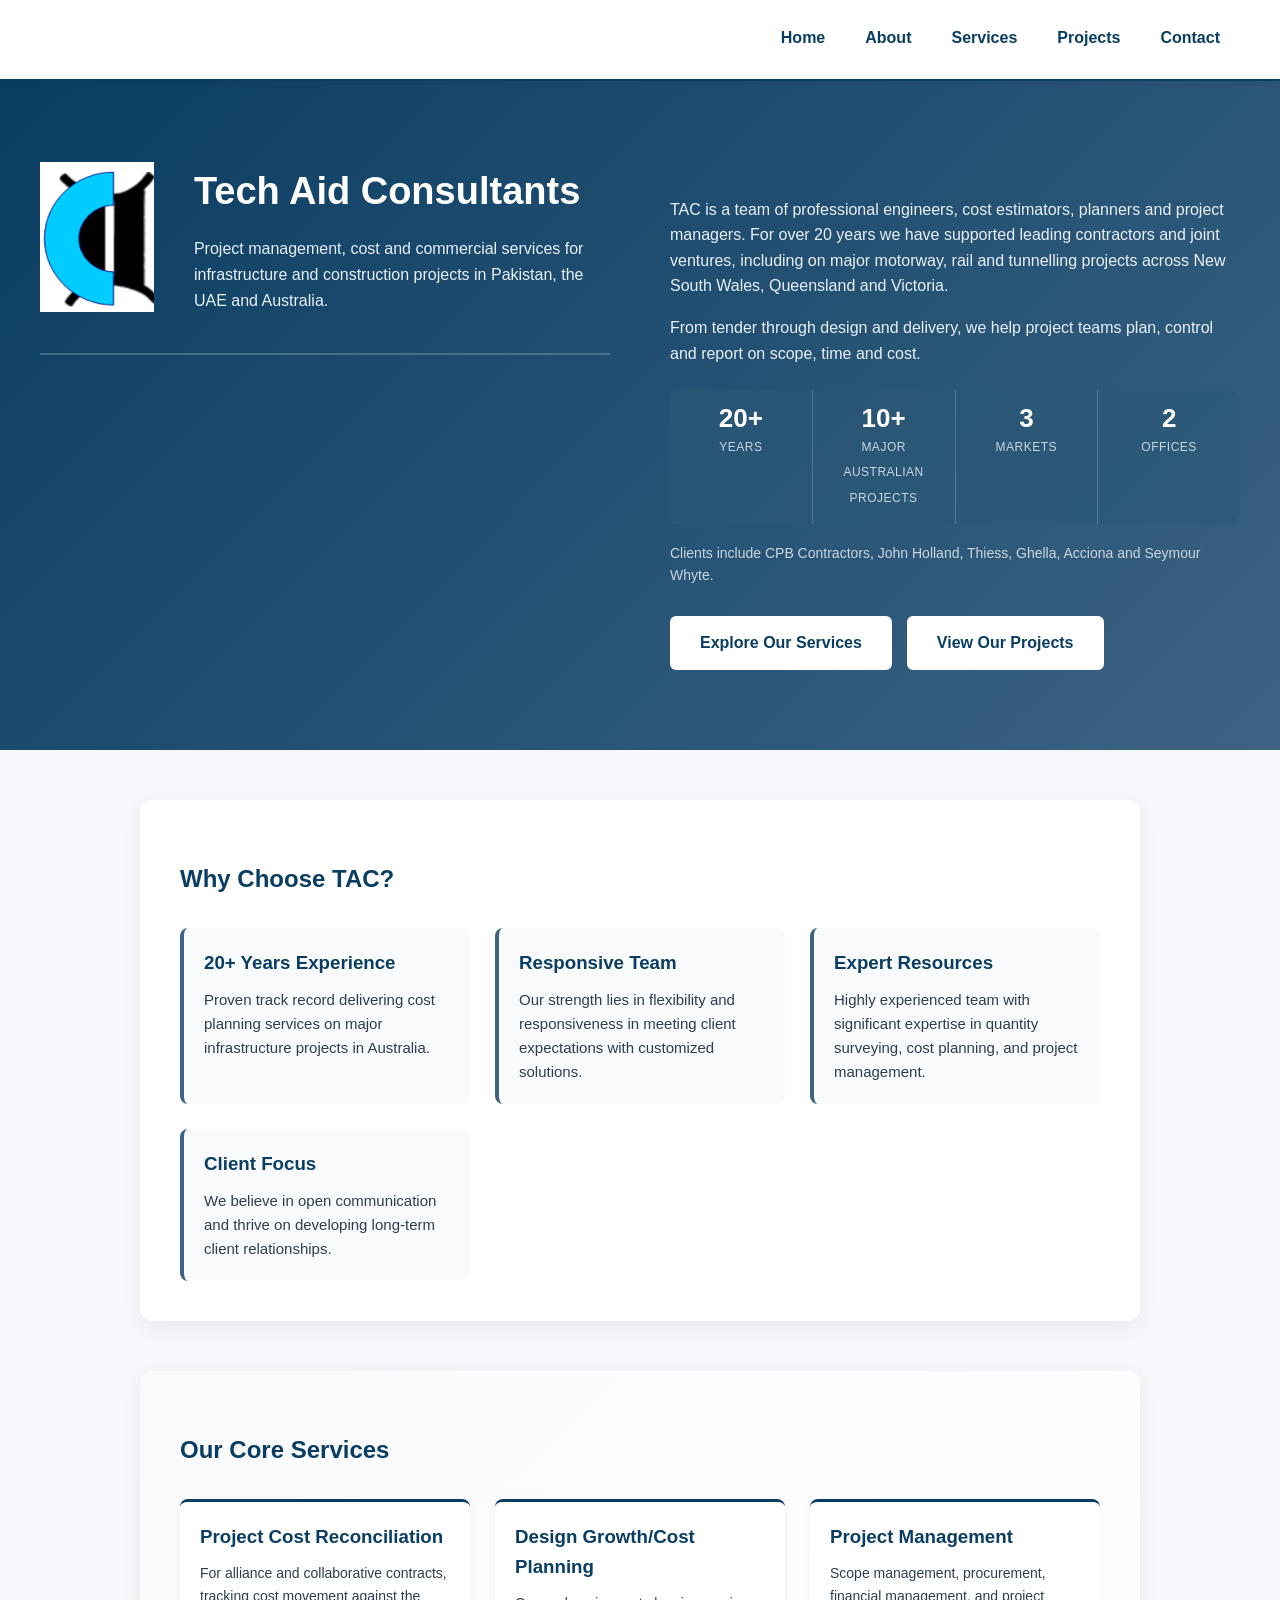
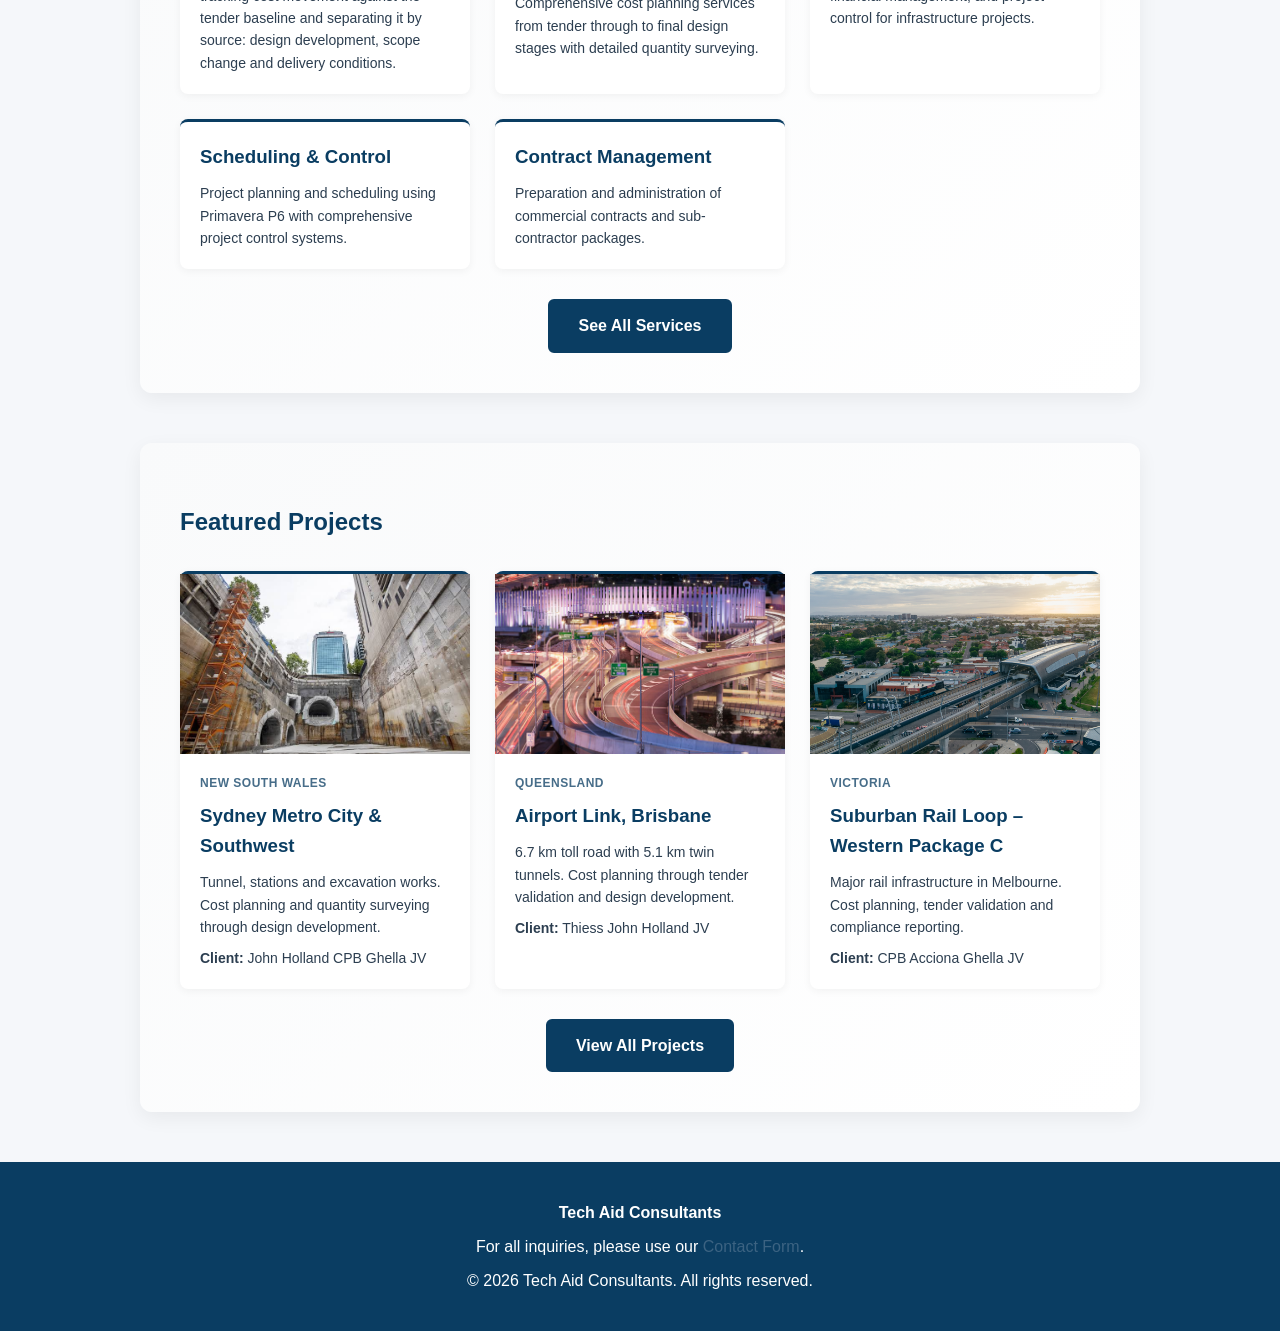
<file: index.html>
<!DOCTYPE html>
<html lang="en">
<head>
  <meta charset="UTF-8">
  <meta name="viewport" content="width=device-width, initial-scale=1.0">
  <title>Tech Aid Consultants | Cost Planning &amp; Project Management for Infrastructure</title>
  <link rel="stylesheet" href="style.css">
  <link rel="icon" href="favicon.ico" sizes="any">
  <link rel="icon" type="image/png" href="favicon.png">
  <link rel="apple-touch-icon" href="apple-touch-icon.png">
  <meta name="description" content="Project management, cost planning, cost reconciliation, P6 scheduling and commercial services for infrastructure projects in Australia, the UAE and Pakistan.">
  <link rel="canonical" href="https://www.techaidconsultant.com/">
  <meta property="og:type" content="website">
  <meta property="og:site_name" content="Tech Aid Consultants">
  <meta property="og:title" content="Tech Aid Consultants | Cost Planning &amp; Project Management for Infrastructure">
  <meta property="og:description" content="Project management, cost planning, cost reconciliation, P6 scheduling and commercial services for infrastructure projects in Australia, the UAE and Pakistan.">
  <meta property="og:url" content="https://www.techaidconsultant.com/">
  <meta property="og:image" content="https://www.techaidconsultant.com/images/logo.jpg.png">
  <script type="application/ld+json">
{
  "@context": "https://schema.org",
  "@type": "ProfessionalService",
  "name": "Tech Aid Consultants",
  "alternateName": "TAC",
  "url": "https://www.techaidconsultant.com/",
  "logo": "https://www.techaidconsultant.com/images/logo.jpg.png",
  "image": "https://www.techaidconsultant.com/images/logo.jpg.png",
  "email": "techaidconsultants@gmail.com",
  "description": "Project management, cost planning, cost reconciliation, scheduling and commercial services for infrastructure and construction projects.",
  "address": {
    "@type": "PostalAddress",
    "streetAddress": "152 J EME DHA, Multan Road",
    "addressLocality": "Lahore",
    "addressCountry": "PK"
  },
  "areaServed": [
    "Australia",
    "United Arab Emirates",
    "Pakistan"
  ],
  "knowsAbout": [
    "Cost planning",
    "Design growth tracking",
    "Project cost reconciliation",
    "Quantity surveying",
    "Primavera P6 scheduling",
    "Contract management",
    "Risk management"
  ]
}
  </script>
  <style>
    /* Home page hero stats */
    .hero-stats {
      display: grid; grid-template-columns: repeat(4, 1fr); gap: 1px; margin: 24px 0 18px;
      background: rgba(255,255,255,0.2); border-radius: 8px; overflow: hidden;
    }
    .hero-stats div { background: rgba(10,61,98,0.55); padding: 14px 10px; text-align: center; }
    .hero-stats strong { display: block; font-size: 26px; color: #fff; line-height: 1.1; }
    .hero-stats span { font-size: 12px; color: #C9D6E2; text-transform: uppercase; letter-spacing: 0.5px; }
    .hero-main p.hero-clients { font-size: 14px; color: #C9D6E2; }
    @media (max-width: 480px) { .hero-stats { grid-template-columns: repeat(2, 1fr); } }
    /* Featured projects on the home page */
    .project-thumb {
      display: block; width: calc(100% + 40px); height: 180px; object-fit: cover;
      margin: -20px -20px 15px; 
    }
    .project-state {
      display: inline-block; margin-bottom: 8px; font-size: 12px; font-weight: 600;
      letter-spacing: 0.5px; text-transform: uppercase; color: var(--tac-primary); opacity: 0.75;
    }
    .service-item .project-client { margin-top: 8px; }
  </style>
</head>
<body>

<header class="tac-header">
  <nav class="tac-nav">
    <a href="index.html">Home</a>
    <a href="about.html">About</a>
    <a href="services.html">Services</a>
    <a href="projects.html">Projects</a>
    <a href="contact.html">Contact</a>
  </nav>
</header>

<div class="hero">
  <div class="hero-content">
    <div class="hero-logo-section">
      <img src="images/logo.jpg.png" alt="Tech Aid Consultants Logo" class="hero-logo">
      <div class="hero-text">
        <h1>Tech Aid Consultants</h1>
        <p class="hero-tagline">Project management, cost and commercial services for infrastructure and construction projects in Pakistan, the UAE and Australia.</p>
      </div>
    </div>
    <div class="hero-main">
      <p>TAC is a team of professional engineers, cost estimators, planners and project managers. For over 20 years we have supported leading contractors and joint ventures, including on major motorway, rail and tunnelling projects across New South Wales, Queensland and Victoria.</p>
      <p>From tender through design and delivery, we help project teams plan, control and report on scope, time and cost.</p>
      <div class="hero-stats">
        <div><strong>20+</strong><span>Years</span></div>
        <div><strong>10+</strong><span>Major Australian projects</span></div>
        <div><strong>3</strong><span>Markets</span></div>
        <div><strong>2</strong><span>Offices</span></div>
      </div>
      <p class="hero-clients">Clients include CPB Contractors, John Holland, Thiess, Ghella, Acciona and Seymour Whyte.</p>
      <div class="hero-buttons">
        <a href="services.html" class="btn">Explore Our Services</a>
        <a href="projects.html" class="btn">View Our Projects</a>
      </div>
    </div>
  </div>
</div>

<section class="tac-container">
  <h2>Why Choose TAC?</h2>
  <div class="features-grid">
    <div class="feature-card">
      <h3>20+ Years Experience</h3>
      <p>Proven track record delivering cost planning services on major infrastructure projects in Australia.</p>
    </div>
    <div class="feature-card">
      <h3>Responsive Team</h3>
      <p>Our strength lies in flexibility and responsiveness in meeting client expectations with customized solutions.</p>
    </div>
    <div class="feature-card">
      <h3>Expert Resources</h3>
      <p>Highly experienced team with significant expertise in quantity surveying, cost planning, and project management.</p>
    </div>
    <div class="feature-card">
      <h3>Client Focus</h3>
      <p>We believe in open communication and thrive on developing long-term client relationships.</p>
    </div>
  </div>
</section>

<section class="tac-container services-preview">
  <h2>Our Core Services</h2>
  <div class="services-grid">
    <div class="service-item">
      <h3>Project Cost Reconciliation</h3>
      <p>For alliance and collaborative contracts, tracking cost movement against the tender baseline and separating it by source: design development, scope change and delivery conditions.</p>
    </div>
    <div class="service-item">
      <h3>Design Growth/Cost Planning</h3>
      <p>Comprehensive cost planning services from tender through to final design stages with detailed quantity surveying.</p>
    </div>
    <div class="service-item">
      <h3>Project Management</h3>
      <p>Scope management, procurement, financial management, and project control for infrastructure projects.</p>
    </div>
    <div class="service-item">
      <h3>Scheduling &amp; Control</h3>
      <p>Project planning and scheduling using Primavera P6 with comprehensive project control systems.</p>
    </div>
    <div class="service-item">
      <h3>Contract Management</h3>
      <p>Preparation and administration of commercial contracts and sub-contractor packages.</p>
    </div>
  </div>
  <div style="text-align: center; margin-top: 30px;">
    <a href="services.html" class="btn">See All Services</a>
  </div>
</section>
<section class="tac-container services-preview">
  <h2>Featured Projects</h2>
  <div class="services-grid">
    <div class="service-item">
      <img src="images/Sydney Metro TSE Works Pic1.jpeg" alt="Sydney Metro City &amp; Southwest" class="project-thumb" loading="lazy">
      <span class="project-state">New South Wales</span>
      <h3>Sydney Metro City &amp; Southwest</h3>
      <p>Tunnel, stations and excavation works. Cost planning and quantity surveying through design development.</p>
      <p class="project-client"><strong>Client:</strong> John Holland CPB Ghella JV</p>
    </div>
    <div class="service-item">
      <img src="images/airport-link-brisbane pic 2.jpg" alt="Airport Link, Brisbane" class="project-thumb" loading="lazy">
      <span class="project-state">Queensland</span>
      <h3>Airport Link, Brisbane</h3>
      <p>6.7 km toll road with 5.1 km twin tunnels. Cost planning through tender validation and design development.</p>
      <p class="project-client"><strong>Client:</strong> Thiess John Holland JV</p>
    </div>
    <div class="service-item">
      <img src="images/SRL-station-at-Clayton Pic 1.jpg" alt="Suburban Rail Loop" class="project-thumb" loading="lazy">
      <span class="project-state">Victoria</span>
      <h3>Suburban Rail Loop – Western Package C</h3>
      <p>Major rail infrastructure in Melbourne. Cost planning, tender validation and compliance reporting.</p>
      <p class="project-client"><strong>Client:</strong> CPB Acciona Ghella JV</p>
    </div>
  </div>
  <div style="text-align: center; margin-top: 30px;">
    <a href="projects.html" class="btn">View All Projects</a>
  </div>
</section>

<footer>
  <div>
    <p><strong>Tech Aid Consultants</strong></p>
    <p>For all inquiries, please use our <a href="contact.html">Contact Form</a>.</p>
    <p>© 2026 Tech Aid Consultants. All rights reserved.</p>
  </div>
</footer>

</body>
</html>
</file>
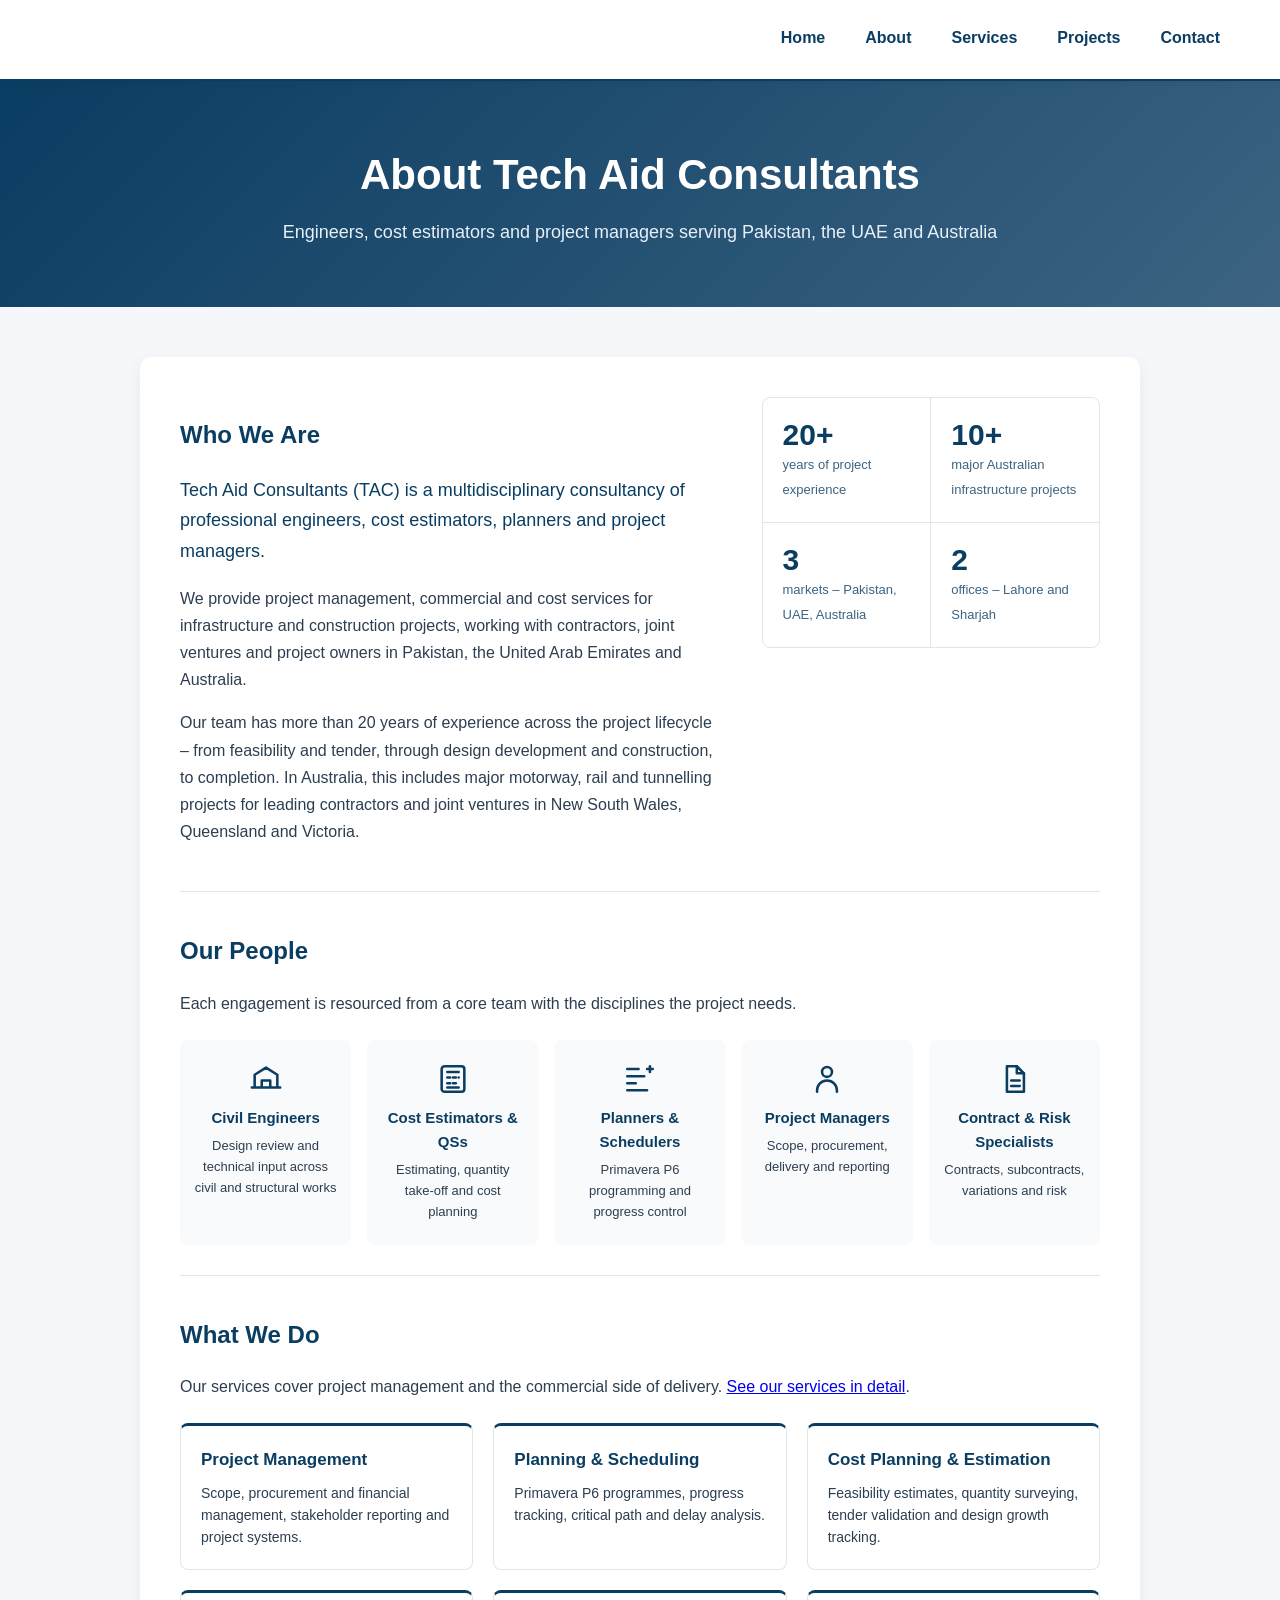
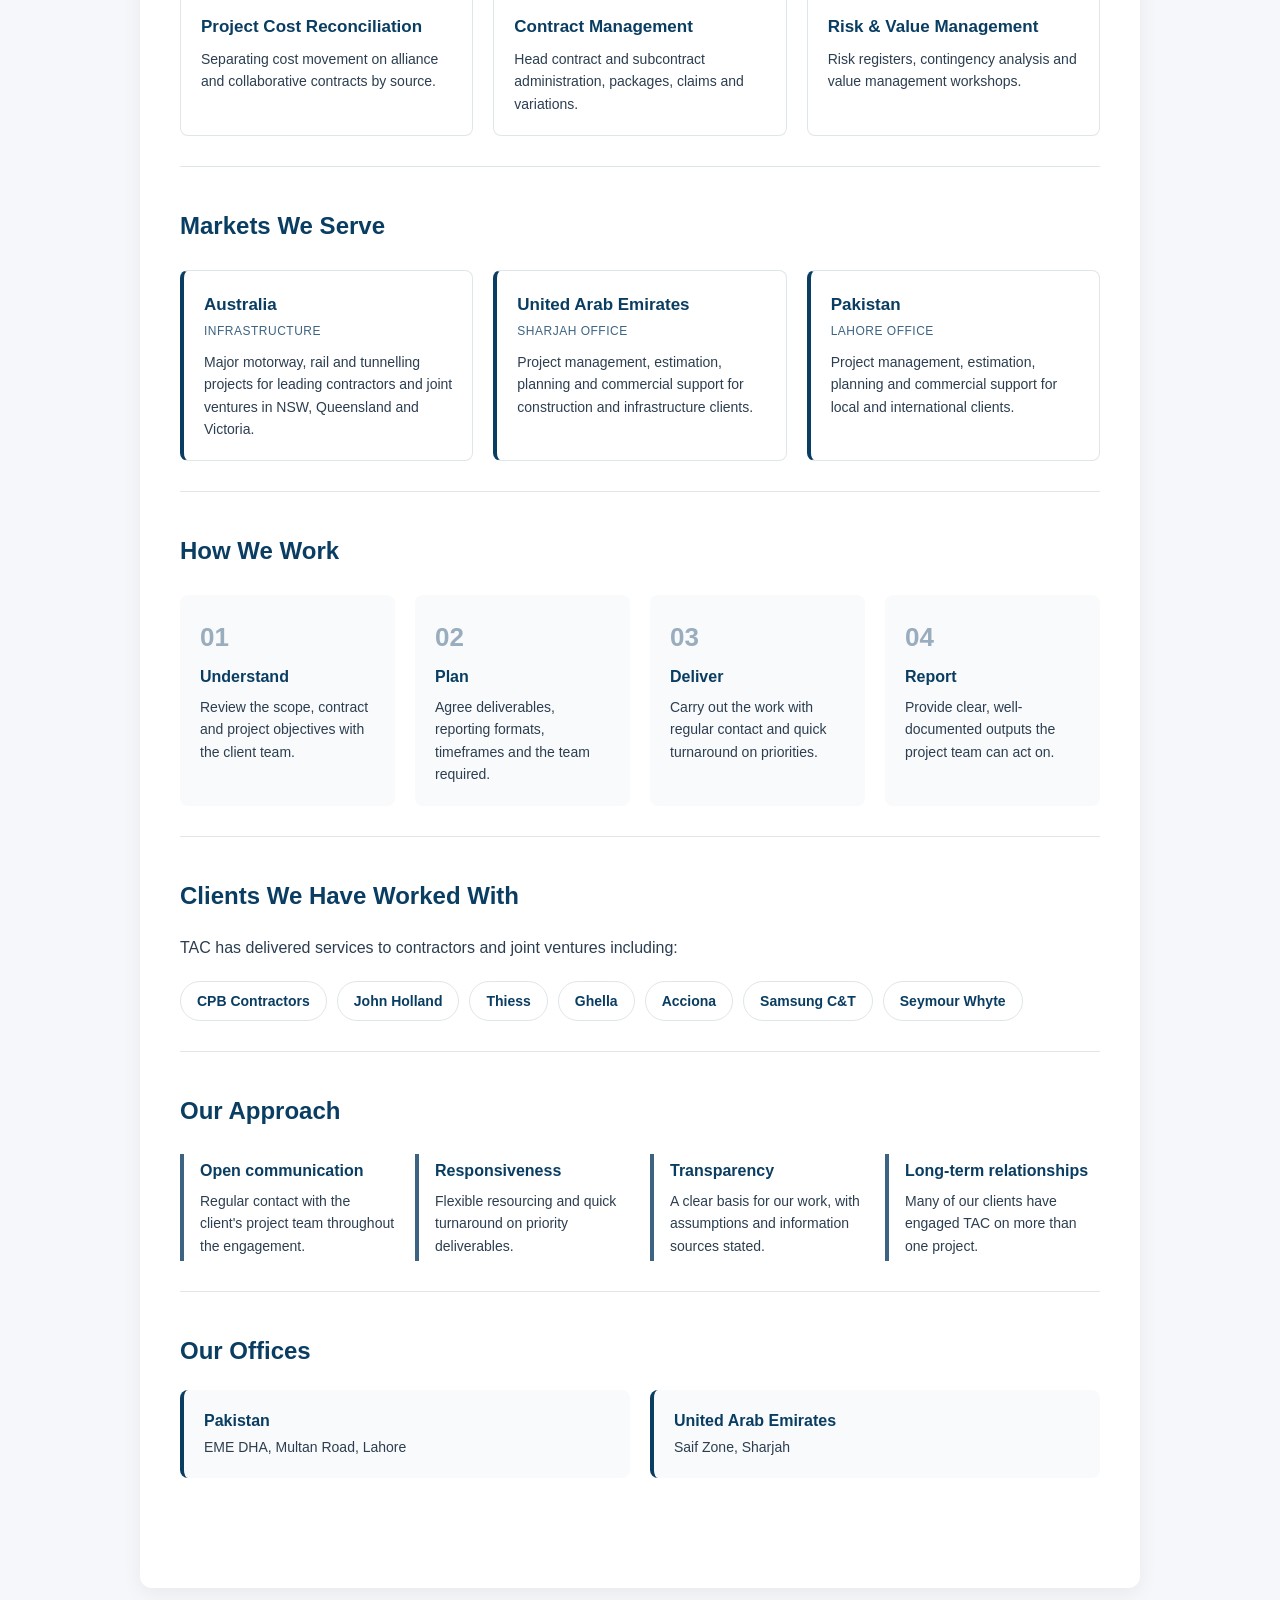
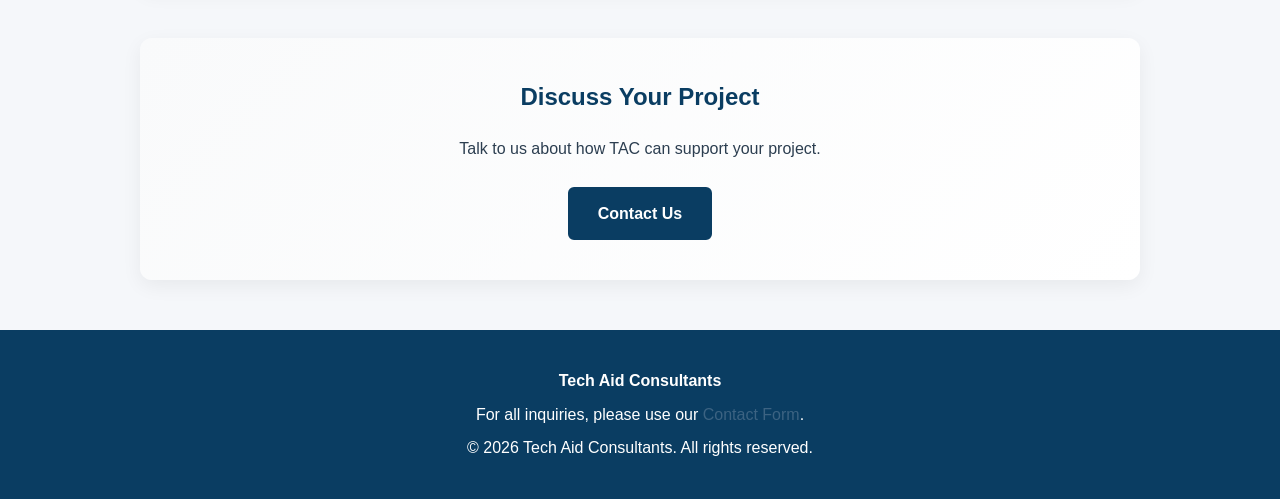
<file: about.html>
<!DOCTYPE html>
<html lang="en">
<head>
  <meta charset="UTF-8">
  <meta name="viewport" content="width=device-width, initial-scale=1.0">
  <title>About Us | Tech Aid Consultants – Engineers, Cost Estimators &amp; Project Managers</title>
  <link rel="stylesheet" href="style.css">
  <link rel="icon" href="favicon.ico" sizes="any">
  <link rel="icon" type="image/png" href="favicon.png">
  <link rel="apple-touch-icon" href="apple-touch-icon.png">
  <meta name="description" content="Tech Aid Consultants is a team of engineers, cost estimators, planners and project managers with over 20 years on major infrastructure projects.">
  <link rel="canonical" href="https://www.techaidconsultant.com/about.html">
  <meta property="og:type" content="website">
  <meta property="og:site_name" content="Tech Aid Consultants">
  <meta property="og:title" content="About Us | Tech Aid Consultants – Engineers, Cost Estimators &amp; Project Managers">
  <meta property="og:description" content="Tech Aid Consultants is a team of engineers, cost estimators, planners and project managers with over 20 years on major infrastructure projects.">
  <meta property="og:url" content="https://www.techaidconsultant.com/about.html">
  <meta property="og:image" content="https://www.techaidconsultant.com/images/logo.jpg.png">
  <style>
    /* About page */
    .page-header h1 { color: #fff; }
    .about-intro { display: grid; grid-template-columns: 1.6fr 1fr; gap: 40px; align-items: start; }
    .about-intro p { font-size: 16px; line-height: 1.7; }
    .lead { font-size: 18px !important; color: var(--tac-primary); font-weight: 500; }
    .facts {
      display: grid; grid-template-columns: 1fr 1fr; gap: 1px;
      background: var(--tac-border); border-radius: 8px; overflow: hidden; border: 1px solid var(--tac-border);
    }
    .fact { background: #fff; padding: 20px; }
    .fact strong { display: block; font-size: 30px; color: var(--tac-primary); line-height: 1.1; }
    .fact span { font-size: 13px; color: var(--tac-accent); }

    .cap-grid { display: grid; grid-template-columns: repeat(4, 1fr); gap: 20px; margin-top: 24px; }
    .cap {
      background: #fff; border: 1px solid var(--tac-border); border-top: 3px solid var(--tac-primary);
      border-radius: 8px; padding: 20px;
    }
    .cap h3 { margin: 0 0 8px; font-size: 17px; }
    .cap p { margin: 0; font-size: 14px; }

    .process { display: grid; grid-template-columns: repeat(4, 1fr); gap: 20px; margin-top: 24px; counter-reset: stage; }
    .process div { position: relative; padding: 22px 20px 20px; background: #f9fafb; border-radius: 8px; counter-increment: stage; }
    .process div::before {
      content: "0" counter(stage); display: block; font-size: 26px; font-weight: 700;
      color: var(--tac-accent); opacity: 0.5; margin-bottom: 6px;
    }
    .process h3 { margin: 0 0 6px; font-size: 16px; }
    .process p { margin: 0; font-size: 14px; }

    .clients { display: flex; flex-wrap: wrap; gap: 10px; margin-top: 20px; }
    .clients span {
      padding: 8px 16px; border: 1px solid var(--tac-border); border-radius: 20px;
      background: #fff; font-size: 14px; font-weight: 600; color: var(--tac-primary);
    }

    .values { display: grid; grid-template-columns: repeat(4, 1fr); gap: 20px; margin-top: 24px; }
    .values div { border-left: 4px solid var(--tac-accent); padding: 4px 0 4px 16px; }
    .values h3 { margin: 0 0 6px; font-size: 16px; }
    .values p { margin: 0; font-size: 14px; }

    .office-row { display: grid; grid-template-columns: repeat(auto-fit, minmax(200px, 1fr)); gap: 20px; margin-top: 20px; }
    .office-row div { background: #f9fafb; border-radius: 8px; padding: 18px 20px; border-left: 4px solid var(--tac-primary); }
    .office-row strong { display: block; color: var(--tac-primary); font-size: 16px; }
    .office-row span { font-size: 14px; }

    .team { display: grid; grid-template-columns: repeat(5, 1fr); gap: 16px; margin-top: 24px; }
    .team div { text-align: center; background: #f9fafb; border-radius: 8px; padding: 22px 14px; }
    .team svg { display: block; margin: 0 auto 10px; }
    .team h3 { margin: 0 0 6px; font-size: 15px; }
    .team p { margin: 0; font-size: 13px; }
    .cap-grid.six { grid-template-columns: repeat(3, 1fr); }
    .markets { display: grid; grid-template-columns: repeat(3, 1fr); gap: 20px; margin-top: 24px; }
    .markets div { background: #fff; border: 1px solid var(--tac-border); border-left: 4px solid var(--tac-primary); border-radius: 8px; padding: 20px; }
    .markets h3 { margin: 0 0 4px; font-size: 17px; }
    .markets .tag { display: block; font-size: 12px; text-transform: uppercase; letter-spacing: 0.5px; color: var(--tac-accent); margin-bottom: 10px; }
    .markets p { margin: 0; font-size: 14px; }
    @media (max-width: 900px) {
      .team { grid-template-columns: repeat(3, 1fr); }
      .cap-grid.six, .markets { grid-template-columns: repeat(2, 1fr); }
    }
    @media (max-width: 900px) {
      .cap-grid, .values, .process { grid-template-columns: repeat(2, 1fr); }
    }
    @media (max-width: 768px) {
      .about-intro { grid-template-columns: 1fr; }
    }
    @media (max-width: 520px) {
      .cap-grid, .cap-grid.six, .values, .process, .markets { grid-template-columns: 1fr; }
      .team { grid-template-columns: repeat(2, 1fr); }
    }
  </style>
</head>
<body>

<header class="tac-header">
  <nav class="tac-nav">
    <a href="index.html">Home</a>
    <a href="about.html">About</a>
    <a href="services.html">Services</a>
    <a href="projects.html">Projects</a>
    <a href="contact.html">Contact</a>
  </nav>
</header>

<div class="page-header">
  <h1>About Tech Aid Consultants</h1>
  <p>Engineers, cost estimators and project managers serving Pakistan, the UAE and Australia</p>
</div>

<div class="tac-container">

  <section class="about-section">
    <div class="about-intro">
      <div>
        <h2>Who We Are</h2>
        <p class="lead">Tech Aid Consultants (TAC) is a multidisciplinary consultancy of professional engineers, cost estimators, planners and project managers.</p>
        <p>We provide project management, commercial and cost services for infrastructure and construction projects, working with contractors, joint ventures and project owners in Pakistan, the United Arab Emirates and Australia.</p>
        <p>Our team has more than 20 years of experience across the project lifecycle – from feasibility and tender, through design development and construction, to completion. In Australia, this includes major motorway, rail and tunnelling projects for leading contractors and joint ventures in New South Wales, Queensland and Victoria.</p>
      </div>
      <div class="facts">
        <div class="fact"><strong>20+</strong><span>years of project experience</span></div>
        <div class="fact"><strong>10+</strong><span>major Australian infrastructure projects</span></div>
        <div class="fact"><strong>3</strong><span>markets – Pakistan, UAE, Australia</span></div>
        <div class="fact"><strong>2</strong><span>offices – Lahore and Sharjah</span></div>
      </div>
    </div>
  </section>

  <section class="about-section">
    <h2>Our People</h2>
    <p>Each engagement is resourced from a core team with the disciplines the project needs.</p>
    <div class="team">
      <div><svg width="34" height="34" viewBox="0 0 24 24" fill="none" stroke="#0A3D62" stroke-width="1.8" stroke-linecap="round" stroke-linejoin="round"><path d="M2 18h20M4 18V9l8-5 8 5v9M9 18v-5h6v5"/></svg><h3>Civil Engineers</h3><p>Design review and technical input across civil and structural works</p></div>
      <div><svg width="34" height="34" viewBox="0 0 24 24" fill="none" stroke="#0A3D62" stroke-width="1.8" stroke-linecap="round" stroke-linejoin="round"><rect x="4" y="3" width="16" height="18" rx="2"/><path d="M8 7h8M8 11h2M12 11h2M16 11h0M8 15h2M12 15h2M8 18h8"/></svg><h3>Cost Estimators &amp; QSs</h3><p>Estimating, quantity take-off and cost planning</p></div>
      <div><svg width="34" height="34" viewBox="0 0 24 24" fill="none" stroke="#0A3D62" stroke-width="1.8" stroke-linecap="round" stroke-linejoin="round"><path d="M3 5h8M3 10h12M3 15h6M3 20h14"/><path d="M19 3v4M21 5h-4"/></svg><h3>Planners &amp; Schedulers</h3><p>Primavera P6 programming and progress control</p></div>
      <div><svg width="34" height="34" viewBox="0 0 24 24" fill="none" stroke="#0A3D62" stroke-width="1.8" stroke-linecap="round" stroke-linejoin="round"><circle cx="12" cy="7" r="3.5"/><path d="M5 21v-1a7 7 0 0 1 14 0v1"/></svg><h3>Project Managers</h3><p>Scope, procurement, delivery and reporting</p></div>
      <div><svg width="34" height="34" viewBox="0 0 24 24" fill="none" stroke="#0A3D62" stroke-width="1.8" stroke-linecap="round" stroke-linejoin="round"><path d="M7 3h7l5 5v13H7z"/><path d="M14 3v5h5M10 13h6M10 17h6"/></svg><h3>Contract &amp; Risk Specialists</h3><p>Contracts, subcontracts, variations and risk</p></div>
    </div>
  </section>

  <section class="about-section">
    <h2>What We Do</h2>
    <p>Our services cover project management and the commercial side of delivery. <a href="services.html">See our services in detail</a>.</p>
    <div class="cap-grid six">
      <div class="cap">
        <h3>Project Management</h3>
        <p>Scope, procurement and financial management, stakeholder reporting and project systems.</p>
      </div>
      <div class="cap">
        <h3>Planning &amp; Scheduling</h3>
        <p>Primavera P6 programmes, progress tracking, critical path and delay analysis.</p>
      </div>
      <div class="cap">
        <h3>Cost Planning &amp; Estimation</h3>
        <p>Feasibility estimates, quantity surveying, tender validation and design growth tracking.</p>
      </div>
      <div class="cap">
        <h3>Project Cost Reconciliation</h3>
        <p>Separating cost movement on alliance and collaborative contracts by source.</p>
      </div>
      <div class="cap">
        <h3>Contract Management</h3>
        <p>Head contract and subcontract administration, packages, claims and variations.</p>
      </div>
      <div class="cap">
        <h3>Risk &amp; Value Management</h3>
        <p>Risk registers, contingency analysis and value management workshops.</p>
      </div>
    </div>
  </section>

  <section class="about-section">
    <h2>Markets We Serve</h2>
    <div class="markets">
      <div>
        <h3>Australia</h3><span class="tag">Infrastructure</span>
        <p>Major motorway, rail and tunnelling projects for leading contractors and joint ventures in NSW, Queensland and Victoria.</p>
      </div>
      <div>
        <h3>United Arab Emirates</h3><span class="tag">Sharjah office</span>
        <p>Project management, estimation, planning and commercial support for construction and infrastructure clients.</p>
      </div>
      <div>
        <h3>Pakistan</h3><span class="tag">Lahore office</span>
        <p>Project management, estimation, planning and commercial support for local and international clients.</p>
      </div>
    </div>
  </section>

  <section class="about-section">
    <h2>How We Work</h2>
    <div class="process">
      <div>
        <h3>Understand</h3>
        <p>Review the scope, contract and project objectives with the client team.</p>
      </div>
      <div>
        <h3>Plan</h3>
        <p>Agree deliverables, reporting formats, timeframes and the team required.</p>
      </div>
      <div>
        <h3>Deliver</h3>
        <p>Carry out the work with regular contact and quick turnaround on priorities.</p>
      </div>
      <div>
        <h3>Report</h3>
        <p>Provide clear, well-documented outputs the project team can act on.</p>
      </div>
    </div>
  </section>

  <section class="about-section">
    <h2>Clients We Have Worked With</h2>
    <p>TAC has delivered services to contractors and joint ventures including:</p>
    <div class="clients">
      <span>CPB Contractors</span>
      <span>John Holland</span>
      <span>Thiess</span>
      <span>Ghella</span>
      <span>Acciona</span>
      <span>Samsung C&amp;T</span>
      <span>Seymour Whyte</span>
    </div>
  </section>

  <section class="about-section">
    <h2>Our Approach</h2>
    <div class="values">
      <div>
        <h3>Open communication</h3>
        <p>Regular contact with the client's project team throughout the engagement.</p>
      </div>
      <div>
        <h3>Responsiveness</h3>
        <p>Flexible resourcing and quick turnaround on priority deliverables.</p>
      </div>
      <div>
        <h3>Transparency</h3>
        <p>A clear basis for our work, with assumptions and information sources stated.</p>
      </div>
      <div>
        <h3>Long-term relationships</h3>
        <p>Many of our clients have engaged TAC on more than one project.</p>
      </div>
    </div>
  </section>

  <section class="about-section">
    <h2>Our Offices</h2>
    <div class="office-row">
      <div><strong>Pakistan</strong><span>EME DHA, Multan Road, Lahore</span></div>
      <div><strong>United Arab Emirates</strong><span>Saif Zone, Sharjah</span></div>
    </div>
  </section>
</div>

<section class="tac-container cta-section">
  <h2>Discuss Your Project</h2>
  <p>Talk to us about how TAC can support your project.</p>
  <a href="contact.html" class="btn">Contact Us</a>
</section>

<footer>
  <div>
    <p><strong>Tech Aid Consultants</strong></p>
    <p>For all inquiries, please use our <a href="contact.html">Contact Form</a>.</p>
    <p>© 2026 Tech Aid Consultants. All rights reserved.</p>
  </div>
</footer>

</body>
</html>
</file>
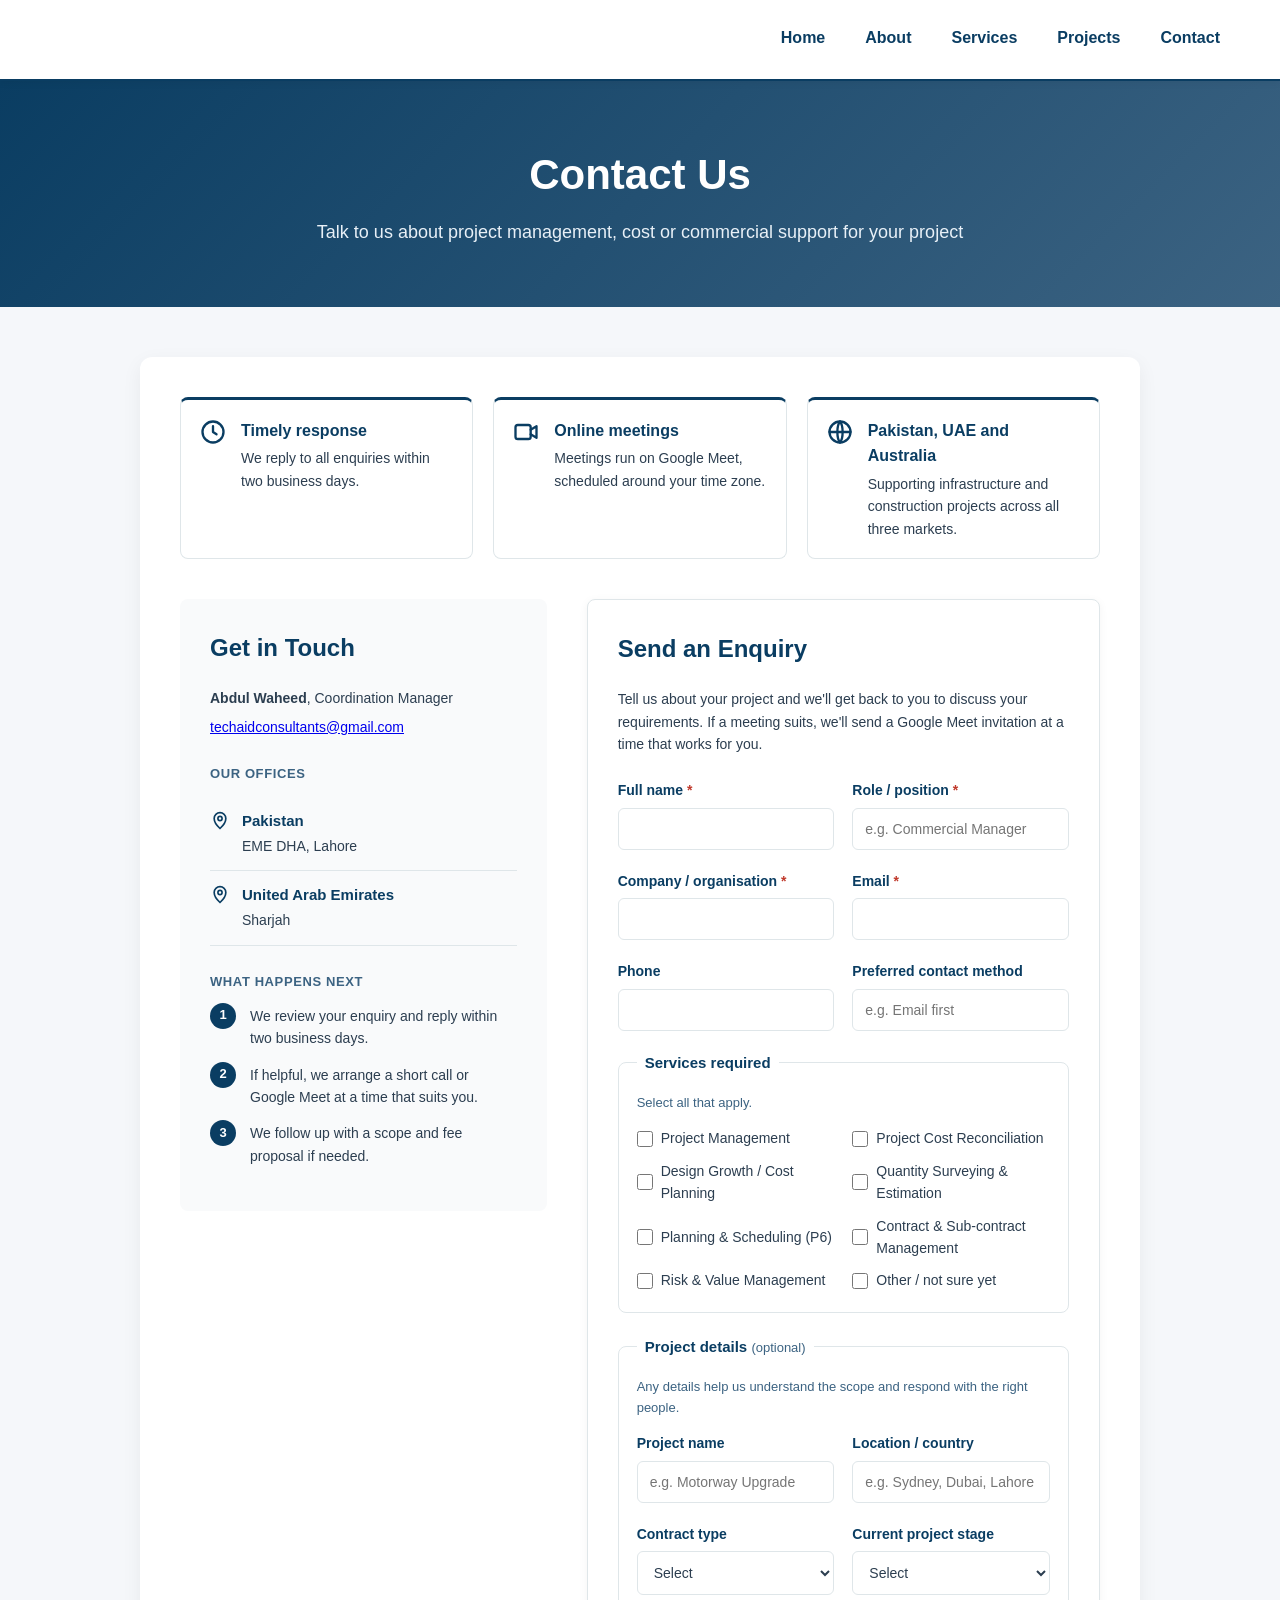
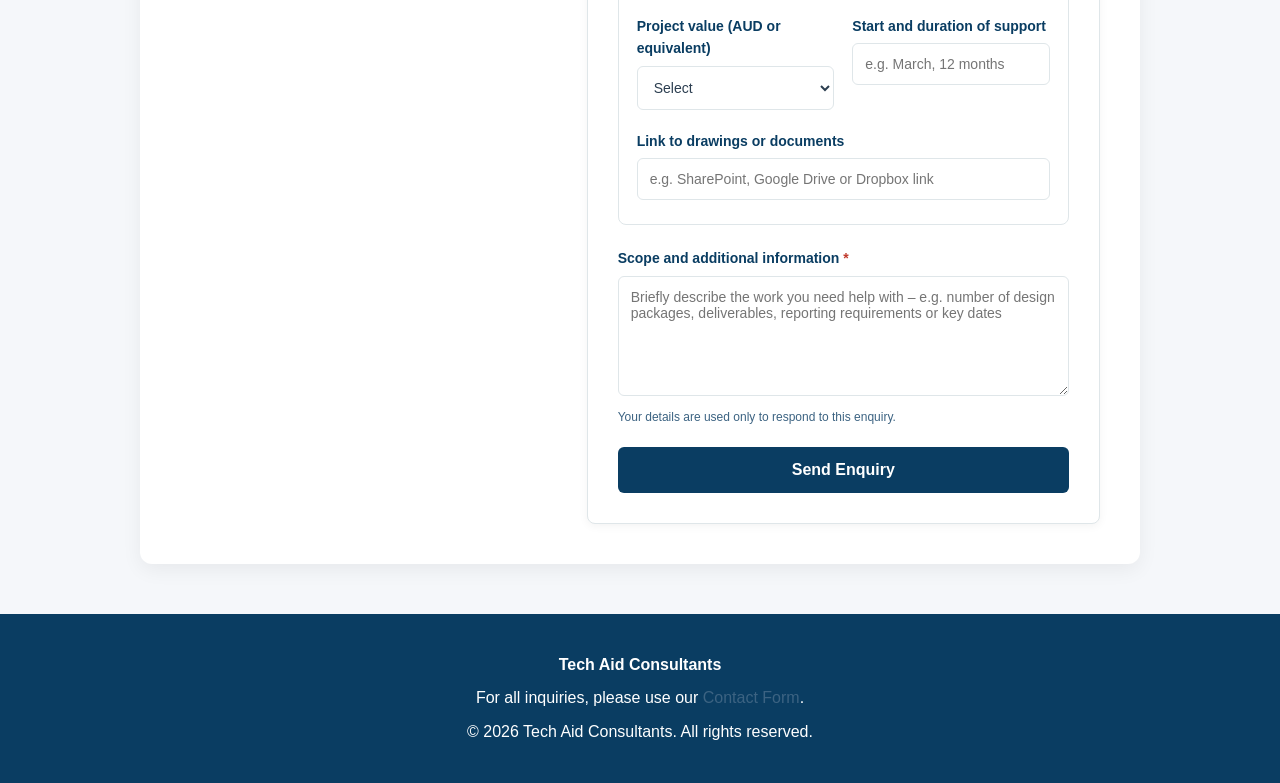
<file: contact.html>
<!DOCTYPE html>
<html lang="en">
<head>
  <meta charset="UTF-8">
  <meta name="viewport" content="width=device-width, initial-scale=1.0">
  <title>Contact Us | Tech Aid Consultants</title>
  <link rel="stylesheet" href="style.css">
  <link rel="icon" href="favicon.ico" sizes="any">
  <link rel="icon" type="image/png" href="favicon.png">
  <link rel="apple-touch-icon" href="apple-touch-icon.png">
  <meta name="description" content="Contact Tech Aid Consultants about project management, cost planning or commercial support. Offices in Lahore and Sharjah.">
  <link rel="canonical" href="https://www.techaidconsultant.com/contact.html">
  <meta property="og:type" content="website">
  <meta property="og:site_name" content="Tech Aid Consultants">
  <meta property="og:title" content="Contact Us | Tech Aid Consultants">
  <meta property="og:description" content="Contact Tech Aid Consultants about project management, cost planning or commercial support. Offices in Lahore and Sharjah.">
  <meta property="og:url" content="https://www.techaidconsultant.com/contact.html">
  <meta property="og:image" content="https://www.techaidconsultant.com/images/logo.jpg.png">
  <style>
    /* Contact page */
    .page-header h1 { color: #fff; }
    .contact-highlights {
      display: grid; grid-template-columns: repeat(auto-fit, minmax(220px, 1fr));
      gap: 20px; margin: 0 0 40px;
    }
    .highlight {
      display: flex; gap: 14px; align-items: flex-start;
      background: #fff; border: 1px solid var(--tac-border); border-top: 3px solid var(--tac-primary);
      border-radius: 8px; padding: 18px;
    }
    .highlight svg { flex: 0 0 28px; }
    .highlight h3 { margin: 0 0 4px; font-size: 16px; }
    .highlight p { margin: 0; font-size: 14px; }

    .contact-layout { grid-template-columns: 1fr 1.4fr; align-items: start; }
    .contact-info h2, .contact-form-section h2 { margin-top: 0; }
    .contact-info h3.section-label {
      margin: 26px 0 12px; font-size: 13px; text-transform: uppercase; letter-spacing: 0.6px; color: var(--tac-accent);
    }
    .contact-person p { margin: 6px 0; font-size: 14px; }
    .office {
      display: flex; gap: 12px; align-items: flex-start;
      padding: 12px 0; border-bottom: 1px solid var(--tac-border);
    }
    .office:last-child { border-bottom: none; }
    .office svg { flex: 0 0 20px; margin-top: 2px; }
    .office strong { display: block; color: var(--tac-primary); font-size: 15px; }
    .office span { font-size: 14px; }
    .steps { list-style: none; padding: 0; margin: 0; counter-reset: step; }
    .steps li { position: relative; padding: 0 0 14px 40px; font-size: 14px; counter-increment: step; }
    .steps li::before {
      content: counter(step); position: absolute; left: 0; top: -2px;
      width: 26px; height: 26px; border-radius: 50%; background: var(--tac-primary); color: #fff;
      font-size: 13px; font-weight: 700; display: flex; align-items: center; justify-content: center;
    }

    .contact-form-section {
      background: #fff; border: 1px solid var(--tac-border); border-radius: 8px;
      padding: 30px; box-shadow: 0 2px 10px rgba(0,0,0,0.05);
    }
    .contact-form-section > p { font-size: 14px; margin-bottom: 24px; }
    .form-row { display: grid; grid-template-columns: 1fr 1fr; gap: 0 18px; }
    select {
      width: 100%; padding: 12px; margin-bottom: 20px; border: 1px solid var(--tac-border);
      border-radius: 6px; font-size: 14px; font-family: inherit; background: #fff; color: var(--tac-text);
    }
    select:focus { border-color: var(--tac-accent); outline: none; box-shadow: 0 0 0 3px rgba(60,99,130,0.15); }
    .req { color: #C0392B; }
    .form-note { font-size: 12px; color: var(--tac-accent); margin: -8px 0 20px; }
    .hp { position: absolute; left: -9999px; }
    .form-group { border: 1px solid var(--tac-border); border-radius: 8px; padding: 18px 18px 4px; margin: 0 0 22px; }
    .form-group legend { padding: 0 8px; font-weight: 700; color: var(--tac-primary); font-size: 15px; }
    .form-hint { font-size: 13px; color: var(--tac-accent); margin: 0 0 14px; }
    .optional { font-weight: 400; font-size: 13px; color: var(--tac-accent); }
    .check-grid { display: grid; grid-template-columns: 1fr 1fr; gap: 10px 18px; margin-bottom: 16px; }
    label.check { display: flex; align-items: center; gap: 8px; font-weight: 400; color: var(--tac-text); margin: 0; cursor: pointer; }
    label.check input { width: 16px; height: 16px; margin: 0; padding: 0; flex: 0 0 16px; accent-color: var(--tac-primary); }

    .contact-form-section button { width: 100%; padding: 14px; font-weight: 600; }

    @media (max-width: 768px) {
      .contact-layout { grid-template-columns: 1fr; }
      .form-row, .check-grid { grid-template-columns: 1fr; }
      .contact-form-section { padding: 22px; }
    }
  </style>
</head>
<body>

<header class="tac-header">
  <nav class="tac-nav">
    <a href="index.html">Home</a>
    <a href="about.html">About</a>
    <a href="services.html">Services</a>
    <a href="projects.html">Projects</a>
    <a href="contact.html">Contact</a>
  </nav>
</header>

<div class="page-header">
  <h1>Contact Us</h1>
  <p>Talk to us about project management, cost or commercial support for your project</p>
</div>

<div class="tac-container">

  <div class="contact-highlights">
    <div class="highlight">
      <svg width="28" height="28" viewBox="0 0 24 24" fill="none" stroke="#0A3D62" stroke-width="2" stroke-linecap="round" stroke-linejoin="round"><circle cx="12" cy="12" r="9"/><path d="M12 7v5l3 2"/></svg>
      <div><h3>Timely response</h3><p>We reply to all enquiries within two business days.</p></div>
    </div>
    <div class="highlight">
      <svg width="28" height="28" viewBox="0 0 24 24" fill="none" stroke="#0A3D62" stroke-width="2" stroke-linecap="round" stroke-linejoin="round"><rect x="3" y="6" width="13" height="12" rx="2"/><path d="M16 10l5-3v10l-5-3"/></svg>
      <div><h3>Online meetings</h3><p>Meetings run on Google Meet, scheduled around your time zone.</p></div>
    </div>
    <div class="highlight">
      <svg width="28" height="28" viewBox="0 0 24 24" fill="none" stroke="#0A3D62" stroke-width="2" stroke-linecap="round" stroke-linejoin="round"><circle cx="12" cy="12" r="9"/><path d="M3 12h18M12 3c3 3.5 3 14.5 0 18M12 3c-3 3.5-3 14.5 0 18"/></svg>
      <div><h3>Pakistan, UAE and Australia</h3><p>Supporting infrastructure and construction projects across all three markets.</p></div>
    </div>
  </div>

  <div class="contact-layout">
    <div class="contact-info">
      <h2>Get in Touch</h2>
      <div class="contact-person">
        <p><strong>Abdul Waheed</strong>, Coordination Manager</p>
        <p><a href="mailto:techaidconsultants@gmail.com">techaidconsultants@gmail.com</a></p>
      </div>

      <h3 class="section-label">Our offices</h3>
      <div class="office">
        <svg width="20" height="20" viewBox="0 0 24 24" fill="none" stroke="#0A3D62" stroke-width="2"><path d="M12 21s-7-6.3-7-12a7 7 0 0 1 14 0c0 5.7-7 12-7 12z"/><circle cx="12" cy="9" r="2.5"/></svg>
        <div><strong>Pakistan</strong><span>EME DHA, Lahore</span></div>
      </div>
      <div class="office">
        <svg width="20" height="20" viewBox="0 0 24 24" fill="none" stroke="#0A3D62" stroke-width="2"><path d="M12 21s-7-6.3-7-12a7 7 0 0 1 14 0c0 5.7-7 12-7 12z"/><circle cx="12" cy="9" r="2.5"/></svg>
        <div><strong>United Arab Emirates</strong><span>Sharjah</span></div>
      </div>

      <h3 class="section-label">What happens next</h3>
      <ol class="steps">
        <li>We review your enquiry and reply within two business days.</li>
        <li>If helpful, we arrange a short call or Google Meet at a time that suits you.</li>
        <li>We follow up with a scope and fee proposal if needed.</li>
      </ol>
    </div>

    <div class="contact-form-section">
      <h2>Send an Enquiry</h2>
      <p>Tell us about your project and we'll get back to you to discuss your requirements. If a meeting suits, we'll send a Google Meet invitation at a time that works for you.</p>

      <form action="https://formspree.io/f/mrpbayqo" method="POST">
        <input type="hidden" name="_subject" value="New enquiry – techaidconsultant.com">
        <input type="text" name="_gotcha" class="hp" tabindex="-1" autocomplete="off">

        <div class="form-row">
          <div>
            <label for="name">Full name <span class="req">*</span></label>
            <input type="text" id="name" name="name" autocomplete="name" required>
          </div>
          <div>
            <label for="role">Role / position <span class="req">*</span></label>
            <input type="text" id="role" name="role" placeholder="e.g. Commercial Manager" required>
          </div>
        </div>

        <div class="form-row">
          <div>
            <label for="company">Company / organisation <span class="req">*</span></label>
            <input type="text" id="company" name="company" autocomplete="organization" required>
          </div>
          <div>
            <label for="email">Email <span class="req">*</span></label>
            <input type="email" id="email" name="email" autocomplete="email" required>
          </div>
        </div>

        <div class="form-row">
          <div>
            <label for="phone">Phone</label>
            <input type="tel" id="phone" name="phone" autocomplete="tel">
          </div>
          <div>
            <label for="availability">Preferred contact method</label>
            <input type="text" id="availability" name="availability" placeholder="e.g. Email first">
          </div>
        </div>

        <fieldset class="form-group">
          <legend>Services required</legend>
          <p class="form-hint">Select all that apply.</p>
          <div class="check-grid">
            <label class="check"><input type="checkbox" name="services[]" value="Project Management"> Project Management</label>
            <label class="check"><input type="checkbox" name="services[]" value="Project Cost Reconciliation"> Project Cost Reconciliation</label>
            <label class="check"><input type="checkbox" name="services[]" value="Design Growth / Cost Planning"> Design Growth / Cost Planning</label>
            <label class="check"><input type="checkbox" name="services[]" value="Quantity Surveying &amp; Estimation"> Quantity Surveying &amp; Estimation</label>
            <label class="check"><input type="checkbox" name="services[]" value="Planning &amp; Scheduling (P6)"> Planning &amp; Scheduling (P6)</label>
            <label class="check"><input type="checkbox" name="services[]" value="Contract &amp; Sub-contract Management"> Contract &amp; Sub-contract Management</label>
            <label class="check"><input type="checkbox" name="services[]" value="Risk &amp; Value Management"> Risk &amp; Value Management</label>
            <label class="check"><input type="checkbox" name="services[]" value="Other"> Other / not sure yet</label>
          </div>
        </fieldset>

        <fieldset class="form-group">
          <legend>Project details <span class="optional">(optional)</span></legend>
          <p class="form-hint">Any details help us understand the scope and respond with the right people.</p>

          <div class="form-row">
            <div>
              <label for="project">Project name</label>
              <input type="text" id="project" name="project" placeholder="e.g. Motorway Upgrade">
            </div>
            <div>
              <label for="location">Location / country</label>
              <input type="text" id="location" name="location" placeholder="e.g. Sydney, Dubai, Lahore">
            </div>
          </div>

          <div class="form-row">
            <div>
              <label for="contract">Contract type</label>
              <select id="contract" name="contract_type">
                <option value="">Select</option>
                <option>Alliance / collaborative</option>
                <option>Design and construct (D&amp;C)</option>
                <option>Early contractor involvement (ECI)</option>
                <option>Construct only</option>
                <option>PPP</option>
                <option>Other / not sure</option>
              </select>
            </div>
            <div>
              <label for="stage">Current project stage</label>
              <select id="stage" name="project_stage">
                <option value="">Select</option>
                <option>Tender / bid</option>
                <option>Design development</option>
                <option>Construction / delivery</option>
                <option>Completion / close-out</option>
                <option>Other</option>
              </select>
            </div>
          </div>

          <div class="form-row">
            <div>
              <label for="value">Project value (AUD or equivalent)</label>
              <select id="value" name="project_value">
                <option value="">Select</option>
                <option>Under $50M</option>
                <option>$50M – $250M</option>
                <option>$250M – $1B</option>
                <option>Over $1B</option>
                <option>Prefer not to say</option>
              </select>
            </div>
            <div>
              <label for="start">Start and duration of support</label>
              <input type="text" id="start" name="support_timing" placeholder="e.g. March, 12 months">
            </div>
          </div>

          <label for="docs">Link to drawings or documents</label>
          <input type="url" id="docs" name="documents_link" placeholder="e.g. SharePoint, Google Drive or Dropbox link">
        </fieldset>

        <label for="message">Scope and additional information <span class="req">*</span></label>
        <textarea id="message" name="message" required placeholder="Briefly describe the work you need help with – e.g. number of design packages, deliverables, reporting requirements or key dates"></textarea>
        <p class="form-note">Your details are used only to respond to this enquiry.</p>

        <button type="submit">Send Enquiry</button>
      </form>
    </div>
  </div>
</div>

<footer>
  <div>
    <p><strong>Tech Aid Consultants</strong></p>
    <p>For all inquiries, please use our <a href="contact.html">Contact Form</a>.</p>
    <p>© 2026 Tech Aid Consultants. All rights reserved.</p>
  </div>
</footer>

</body>
</html>
</file>
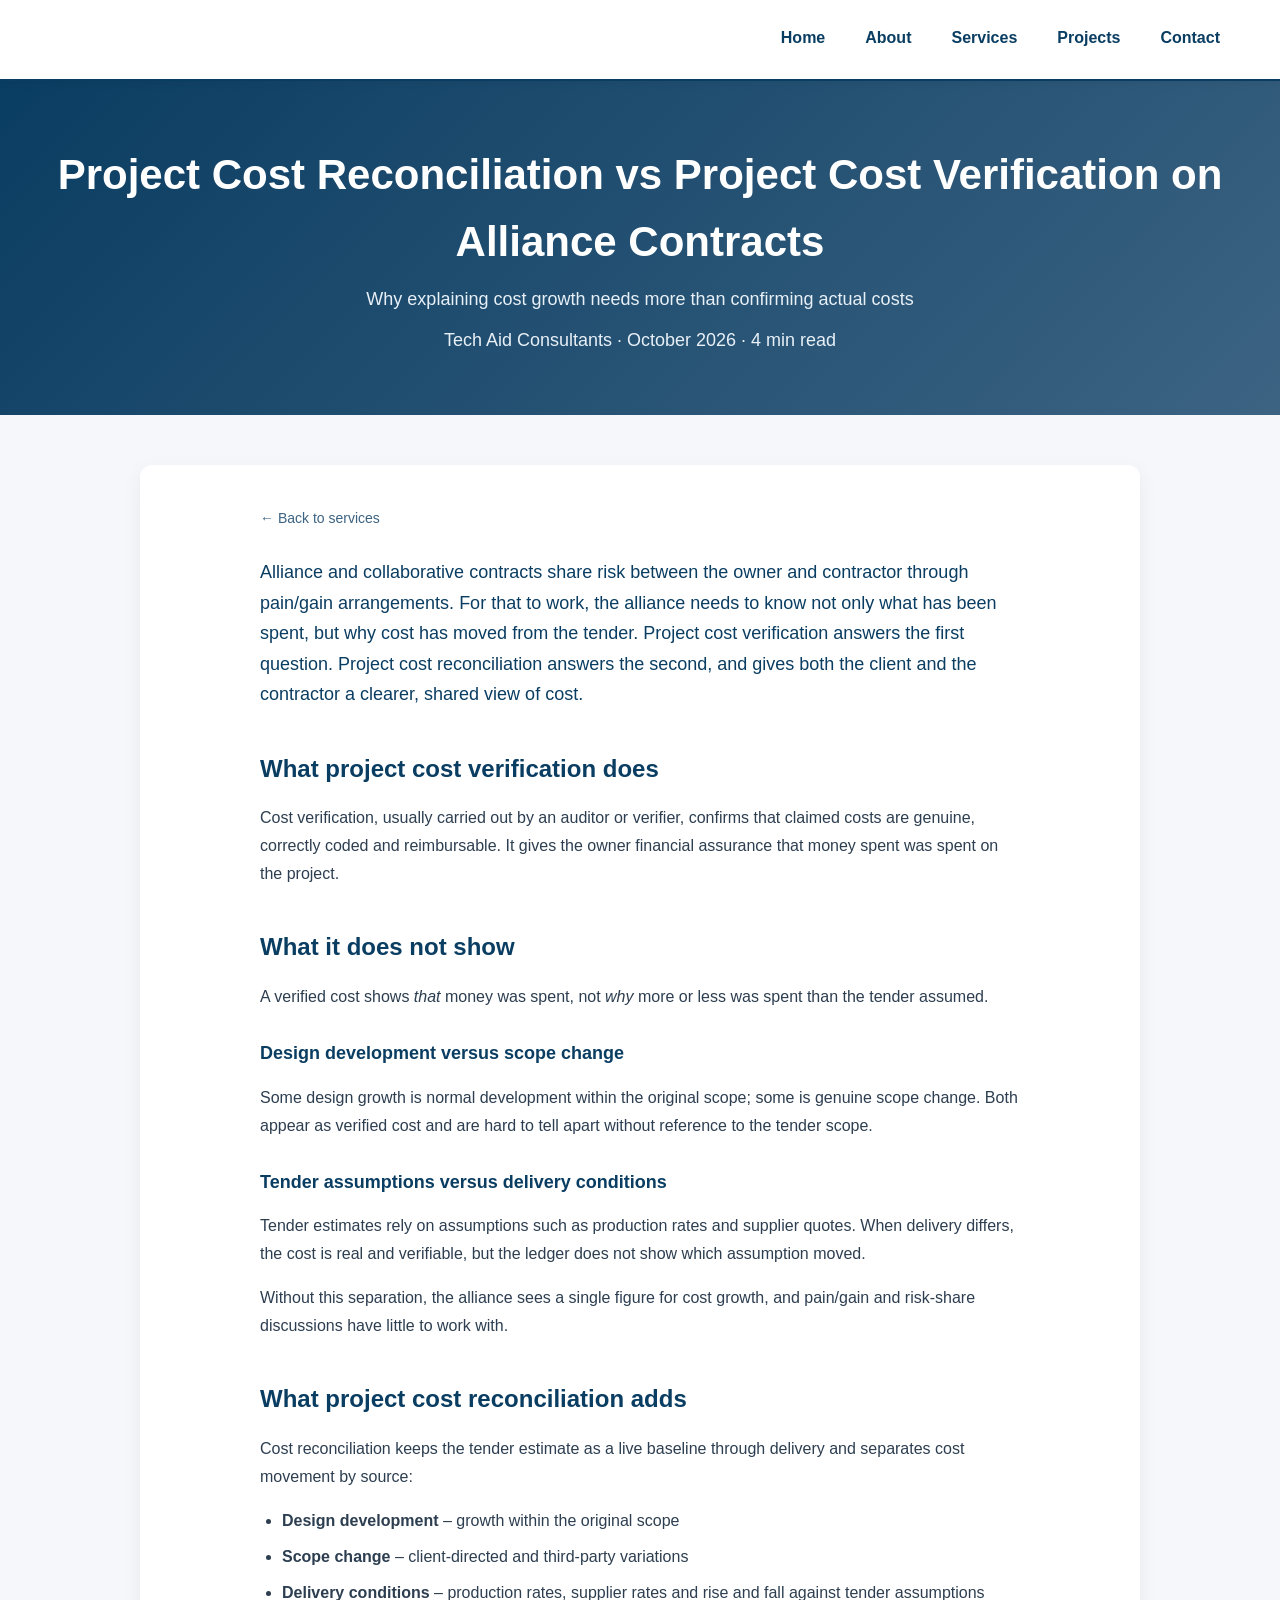
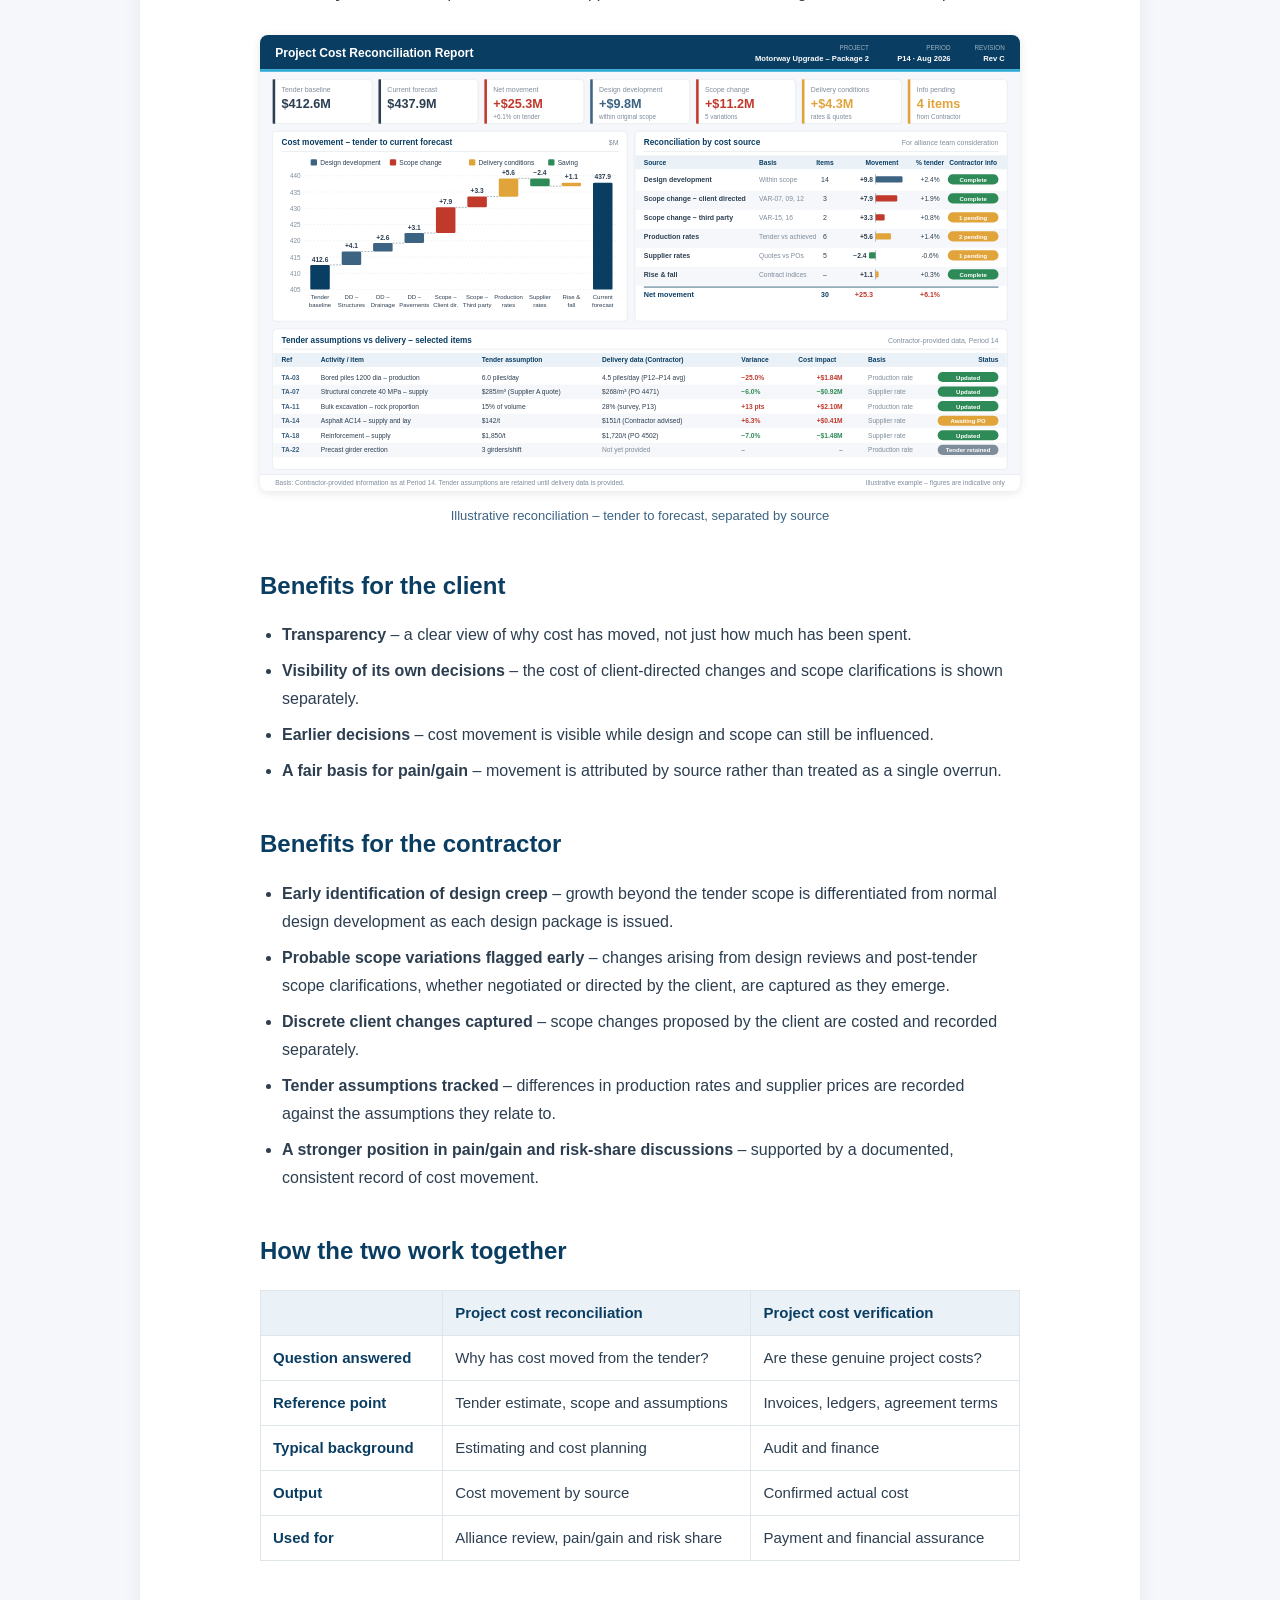
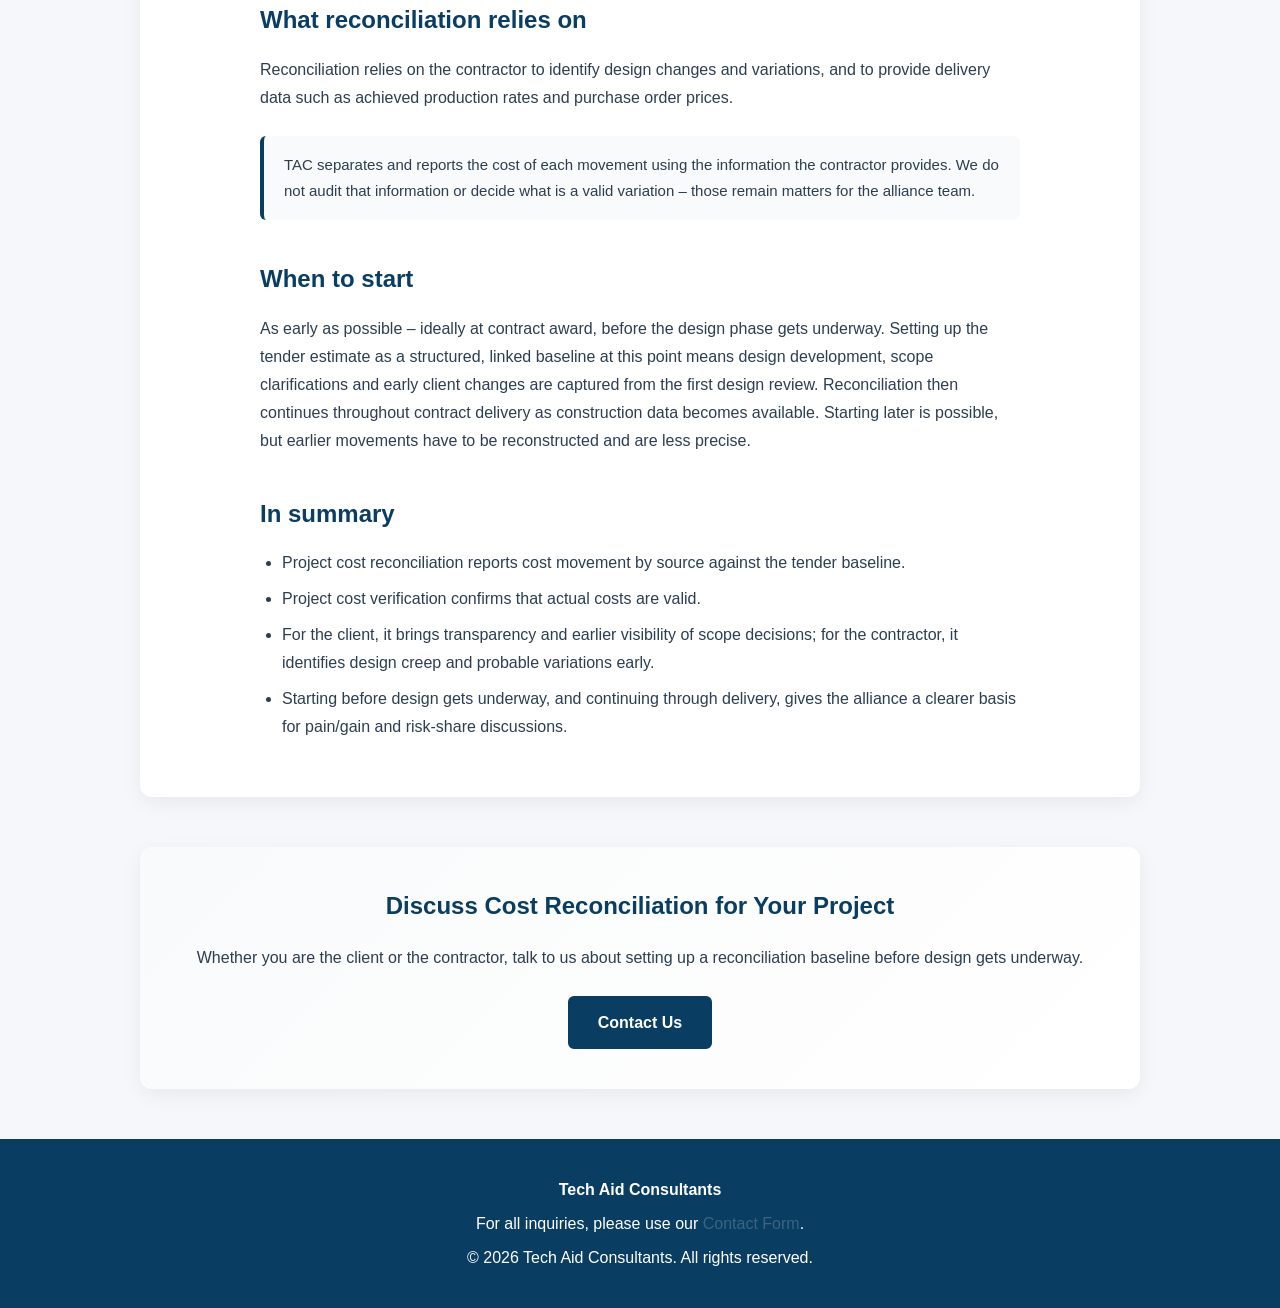
<file: project-cost-reconciliation-vs-cost-verification.html>
<!DOCTYPE html>
<html lang="en">
<head>
  <meta charset="UTF-8">
  <meta name="viewport" content="width=device-width, initial-scale=1.0">
  <title>Project Cost Reconciliation vs Project Cost Verification on Alliance Contracts | Tech Aid Consultants</title>
  <link rel="stylesheet" href="style.css">
  <link rel="icon" href="favicon.ico" sizes="any">
  <link rel="icon" type="image/png" href="favicon.png">
  <link rel="apple-touch-icon" href="apple-touch-icon.png">
  <meta name="description" content="Project cost reconciliation shows how cost has moved against the tender scope and assumptions, and why. Project cost verification confirms actual costs are valid. How the two work together on alliance contracts.">
  <link rel="canonical" href="https://www.techaidconsultant.com/project-cost-reconciliation-vs-cost-verification.html">
  <meta property="og:type" content="article">
  <meta property="og:site_name" content="Tech Aid Consultants">
  <meta property="og:title" content="Project Cost Reconciliation vs Project Cost Verification on Alliance Contracts">
  <meta property="og:description" content="Why confirming actual costs does not explain cost growth, and how separating cost movement by source helps alliance teams and pain/gain discussions.">
  <meta property="og:url" content="https://www.techaidconsultant.com/project-cost-reconciliation-vs-cost-verification.html">
  <meta property="og:image" content="https://www.techaidconsultant.com/images/cost-reconciliation-waterfall.svg">
  <script type="application/ld+json">
  {
    "@context": "https://schema.org",
    "@type": "Article",
    "headline": "Project Cost Reconciliation vs Project Cost Verification on Alliance Contracts",
    "description": "Project cost reconciliation shows how cost has moved against the tender scope and assumptions, and why. Project cost verification confirms actual costs are valid project costs.",
    "datePublished": "2026-10-20",
    "dateModified": "2026-10-20",
    "author": { "@type": "Organization", "name": "Tech Aid Consultants", "url": "https://www.techaidconsultant.com/" },
    "publisher": { "@type": "Organization", "name": "Tech Aid Consultants", "logo": { "@type": "ImageObject", "url": "https://www.techaidconsultant.com/images/logo.jpg.png" } },
    "image": "https://www.techaidconsultant.com/images/cost-reconciliation-waterfall.svg",
    "mainEntityOfPage": "https://www.techaidconsultant.com/project-cost-reconciliation-vs-cost-verification.html"
  }
  </script>
  <style>
    /* Article page */
    .page-header h1 { color: #fff; }
    .article-meta { font-size: 14px; color: #C9D6E2; margin-top: 12px !important; }
    .article { max-width: 760px; margin: 0 auto; }
    .article p, .article li { font-size: 16px; line-height: 1.75; }
    .article h2 { margin: 40px 0 12px; font-size: 24px; }
    .article h3 { margin: 28px 0 8px; font-size: 18px; }
    .article .lead { font-size: 18px; color: var(--tac-primary); line-height: 1.7; }
    .article ul { padding-left: 22px; }
    .article li { margin-bottom: 8px; }
    .article figure { margin: 28px 0; }
    .article figure img { width: 100%; height: auto; border-radius: 8px; box-shadow: 0 2px 10px rgba(0,0,0,0.10); }
    .article figcaption { font-size: 13px; color: var(--tac-accent); margin-top: 8px; text-align: center; }
    .note {
      background: #f9fafb; border-left: 4px solid var(--tac-primary);
      border-radius: 6px; padding: 16px 20px; margin: 24px 0;
    }
    .note p { margin: 0; font-size: 15px; }
    .table-wrap { overflow-x: auto; margin: 20px 0; }
    .compare { width: 100%; border-collapse: collapse; font-size: 15px; min-width: 520px; }
    .compare th, .compare td { border: 1px solid var(--tac-border); padding: 10px 12px; text-align: left; vertical-align: top; }
    .compare th { background: #EAF1F7; color: var(--tac-primary); }
    .compare td:first-child { font-weight: 600; color: var(--tac-primary); width: 24%; }
    .calc { font-family: Consolas, 'Courier New', monospace; font-size: 14px; background: #f9fafb; border-radius: 6px; padding: 12px 16px; overflow-x: auto; }
    .back { display: inline-block; margin-bottom: 10px; font-size: 14px; color: var(--tac-accent); text-decoration: none; }
    .back:hover { text-decoration: underline; }
    @media (max-width: 768px) {
      .article p, .article li { font-size: 15px; }
      .article h2 { font-size: 21px; }
    }
  </style>
</head>
<body>

<header class="tac-header">
  <nav class="tac-nav">
    <a href="index.html">Home</a>
    <a href="about.html">About</a>
    <a href="services.html">Services</a>
    <a href="projects.html">Projects</a>
    <a href="contact.html">Contact</a>
  </nav>
</header>

<div class="page-header">
  <h1>Project Cost Reconciliation vs Project Cost Verification on Alliance Contracts</h1>
  <p>Why explaining cost growth needs more than confirming actual costs</p>
  <p class="article-meta">Tech Aid Consultants · October 2026 · 4 min read</p>
</div>

<div class="tac-container">
  <article class="article">
    <a href="services.html" class="back">← Back to services</a>

    <p class="lead">Alliance and collaborative contracts share risk between the owner and contractor through pain/gain arrangements. For that to work, the alliance needs to know not only what has been spent, but why cost has moved from the tender. Project cost verification answers the first question. Project cost reconciliation answers the second, and gives both the client and the contractor a clearer, shared view of cost.</p>

    <h2>What project cost verification does</h2>
    <p>Cost verification, usually carried out by an auditor or verifier, confirms that claimed costs are genuine, correctly coded and reimbursable. It gives the owner financial assurance that money spent was spent on the project.</p>

    <h2>What it does not show</h2>
    <p>A verified cost shows <em>that</em> money was spent, not <em>why</em> more or less was spent than the tender assumed.</p>

    <h3>Design development versus scope change</h3>
    <p>Some design growth is normal development within the original scope; some is genuine scope change. Both appear as verified cost and are hard to tell apart without reference to the tender scope.</p>

    <h3>Tender assumptions versus delivery conditions</h3>
    <p>Tender estimates rely on assumptions such as production rates and supplier quotes. When delivery differs, the cost is real and verifiable, but the ledger does not show which assumption moved.</p>
    <p>Without this separation, the alliance sees a single figure for cost growth, and pain/gain and risk-share discussions have little to work with.</p>

    <h2>What project cost reconciliation adds</h2>
    <p>Cost reconciliation keeps the tender estimate as a live baseline through delivery and separates cost movement by source:</p>
    <ul>
      <li><strong>Design development</strong> – growth within the original scope</li>
      <li><strong>Scope change</strong> – client-directed and third-party variations</li>
      <li><strong>Delivery conditions</strong> – production rates, supplier rates and rise and fall against tender assumptions</li>
    </ul>

    <figure>
      <img src="images/cost-reconciliation-waterfall.svg" alt="Cost reconciliation report showing movement from tender baseline to current forecast by source" loading="lazy">
      <figcaption>Illustrative reconciliation – tender to forecast, separated by source</figcaption>
    </figure>

    <h2>Benefits for the client</h2>
    <ul>
      <li><strong>Transparency</strong> – a clear view of why cost has moved, not just how much has been spent.</li>
      <li><strong>Visibility of its own decisions</strong> – the cost of client-directed changes and scope clarifications is shown separately.</li>
      <li><strong>Earlier decisions</strong> – cost movement is visible while design and scope can still be influenced.</li>
      <li><strong>A fair basis for pain/gain</strong> – movement is attributed by source rather than treated as a single overrun.</li>
    </ul>

    <h2>Benefits for the contractor</h2>
    <ul>
      <li><strong>Early identification of design creep</strong> – growth beyond the tender scope is differentiated from normal design development as each design package is issued.</li>
      <li><strong>Probable scope variations flagged early</strong> – changes arising from design reviews and post-tender scope clarifications, whether negotiated or directed by the client, are captured as they emerge.</li>
      <li><strong>Discrete client changes captured</strong> – scope changes proposed by the client are costed and recorded separately.</li>
      <li><strong>Tender assumptions tracked</strong> – differences in production rates and supplier prices are recorded against the assumptions they relate to.</li>
      <li><strong>A stronger position in pain/gain and risk-share discussions</strong> – supported by a documented, consistent record of cost movement.</li>
    </ul>

    <h2>How the two work together</h2>
    <div class="table-wrap">
      <table class="compare">
        <thead>
          <tr><th></th><th>Project cost reconciliation</th><th>Project cost verification</th></tr>
        </thead>
        <tbody>
          <tr><td>Question answered</td><td>Why has cost moved from the tender?</td><td>Are these genuine project costs?</td></tr>
          <tr><td>Reference point</td><td>Tender estimate, scope and assumptions</td><td>Invoices, ledgers, agreement terms</td></tr>
          <tr><td>Typical background</td><td>Estimating and cost planning</td><td>Audit and finance</td></tr>
          <tr><td>Output</td><td>Cost movement by source</td><td>Confirmed actual cost</td></tr>
          <tr><td>Used for</td><td>Alliance review, pain/gain and risk share</td><td>Payment and financial assurance</td></tr>
        </tbody>
      </table>
    </div>

    <h2>What reconciliation relies on</h2>
    <p>Reconciliation relies on the contractor to identify design changes and variations, and to provide delivery data such as achieved production rates and purchase order prices.</p>
    <div class="note">
      <p>TAC separates and reports the cost of each movement using the information the contractor provides. We do not audit that information or decide what is a valid variation – those remain matters for the alliance team.</p>
    </div>

    <h2>When to start</h2>
    <p>As early as possible – ideally at contract award, before the design phase gets underway. Setting up the tender estimate as a structured, linked baseline at this point means design development, scope clarifications and early client changes are captured from the first design review. Reconciliation then continues throughout contract delivery as construction data becomes available. Starting later is possible, but earlier movements have to be reconstructed and are less precise.</p>

    <h2>In summary</h2>
    <ul>
      <li>Project cost reconciliation reports cost movement by source against the tender baseline.</li>
      <li>Project cost verification confirms that actual costs are valid.</li>
      <li>For the client, it brings transparency and earlier visibility of scope decisions; for the contractor, it identifies design creep and probable variations early.</li>
      <li>Starting before design gets underway, and continuing through delivery, gives the alliance a clearer basis for pain/gain and risk-share discussions.</li>
    </ul>
  </article>
</div>

<section class="tac-container cta-section">
  <h2>Discuss Cost Reconciliation for Your Project</h2>
  <p>Whether you are the client or the contractor, talk to us about setting up a reconciliation baseline before design gets underway.</p>
  <a href="contact.html" class="btn">Contact Us</a>
</section>

<footer>
  <div>
    <p><strong>Tech Aid Consultants</strong></p>
    <p>For all inquiries, please use our <a href="contact.html">Contact Form</a>.</p>
    <p>© 2026 Tech Aid Consultants. All rights reserved.</p>
  </div>
</footer>

</body>
</html>
</file>
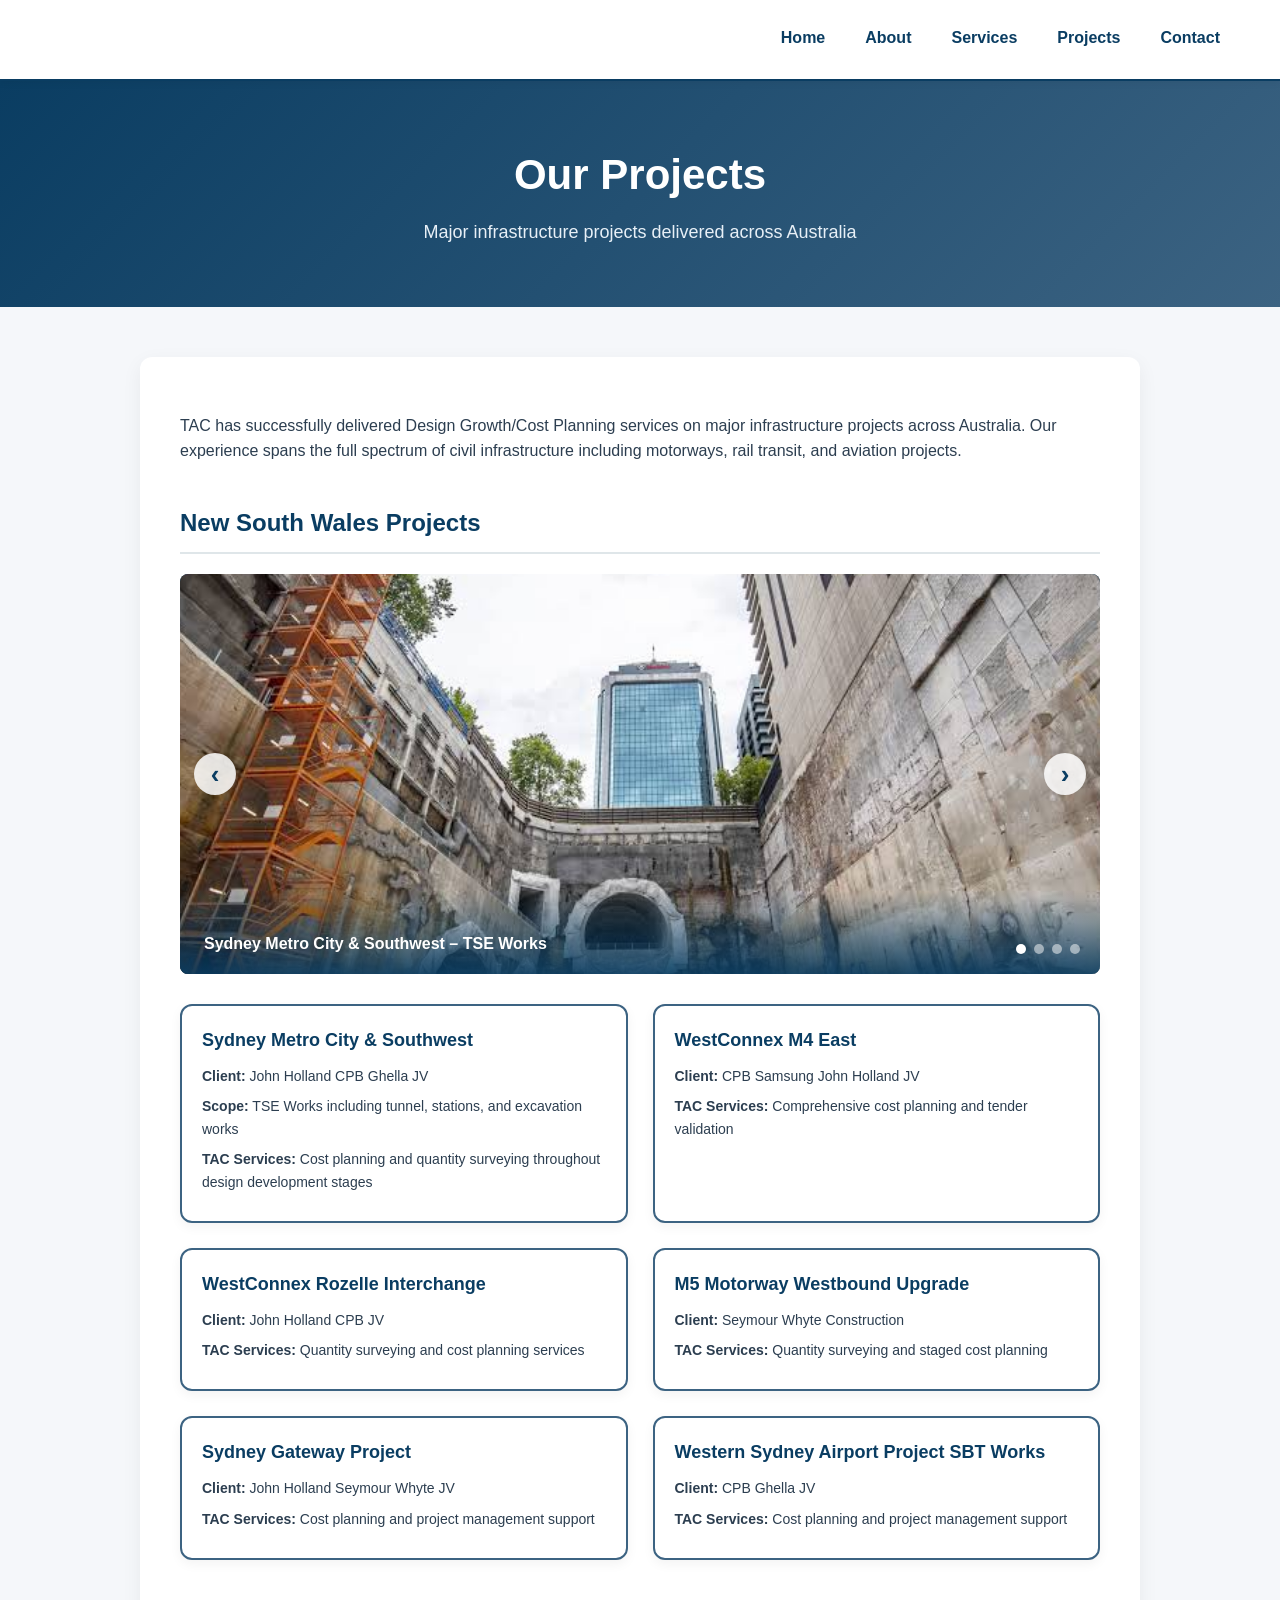
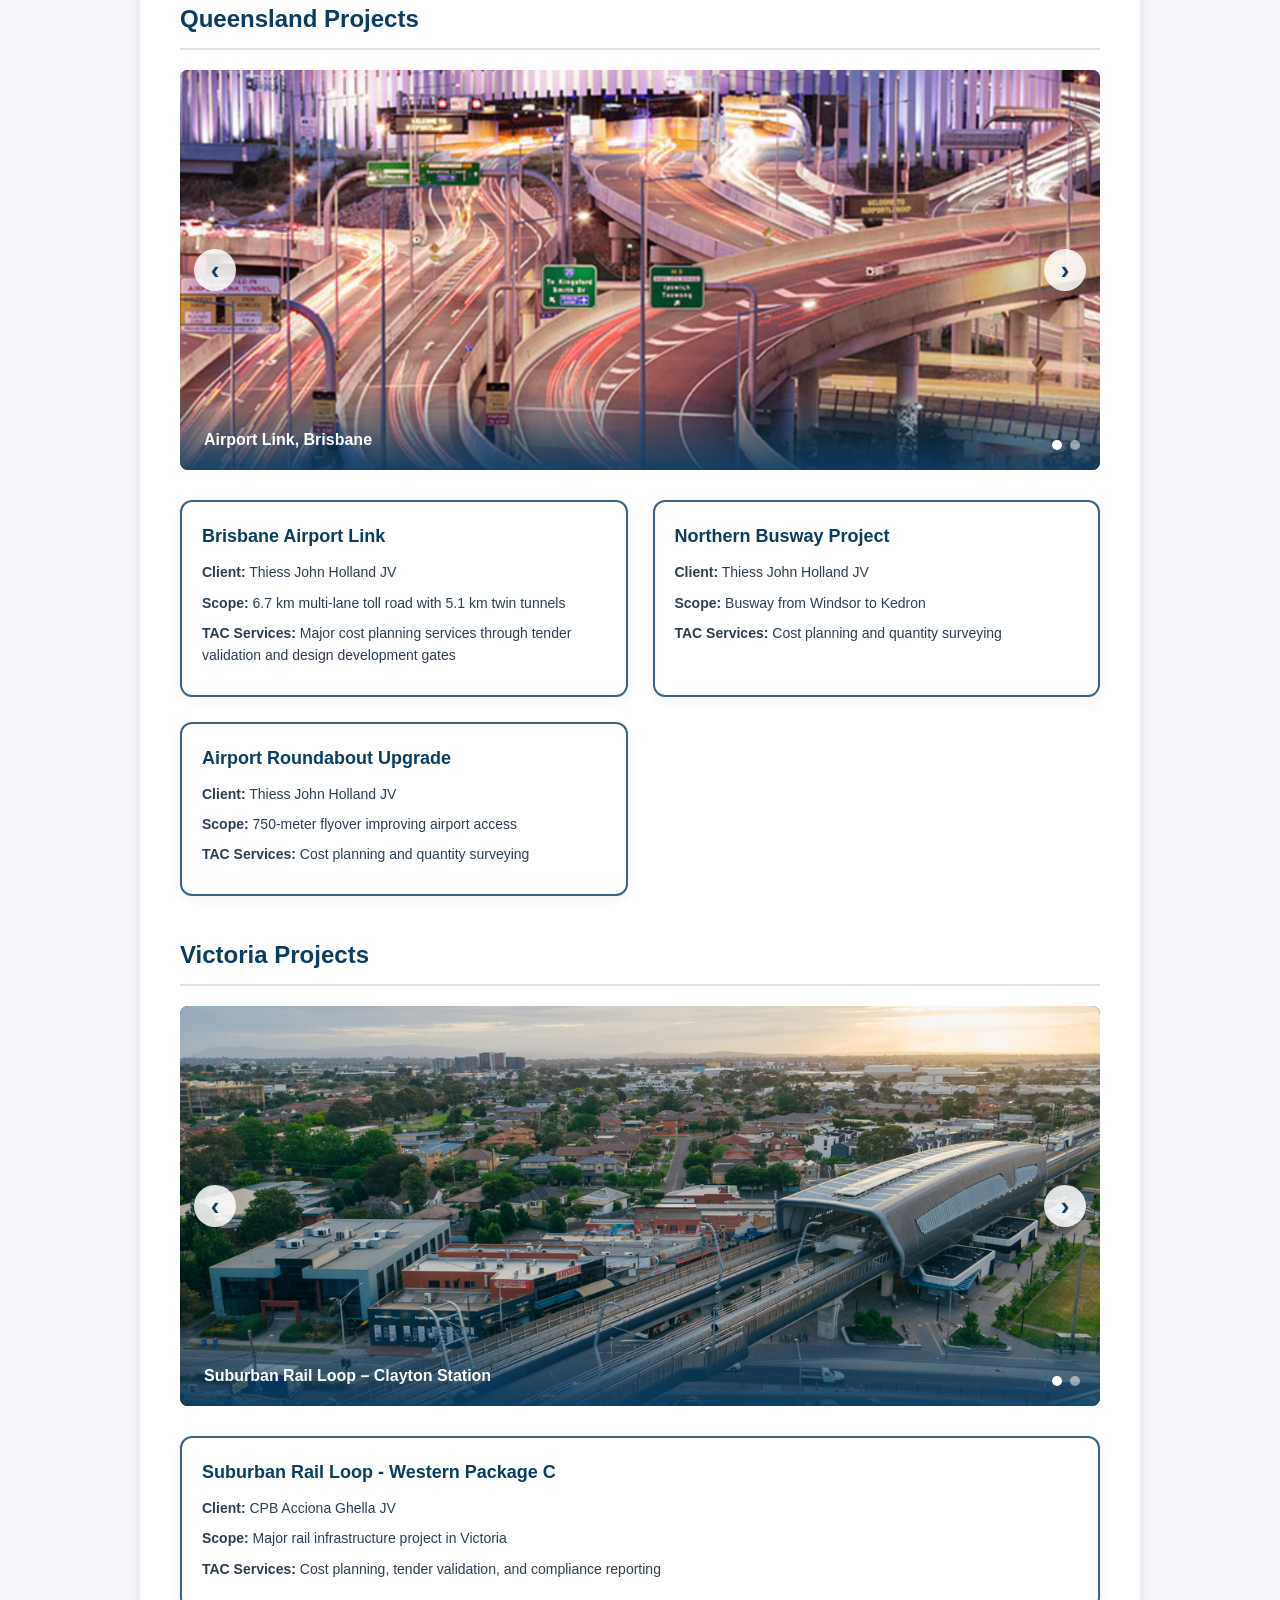
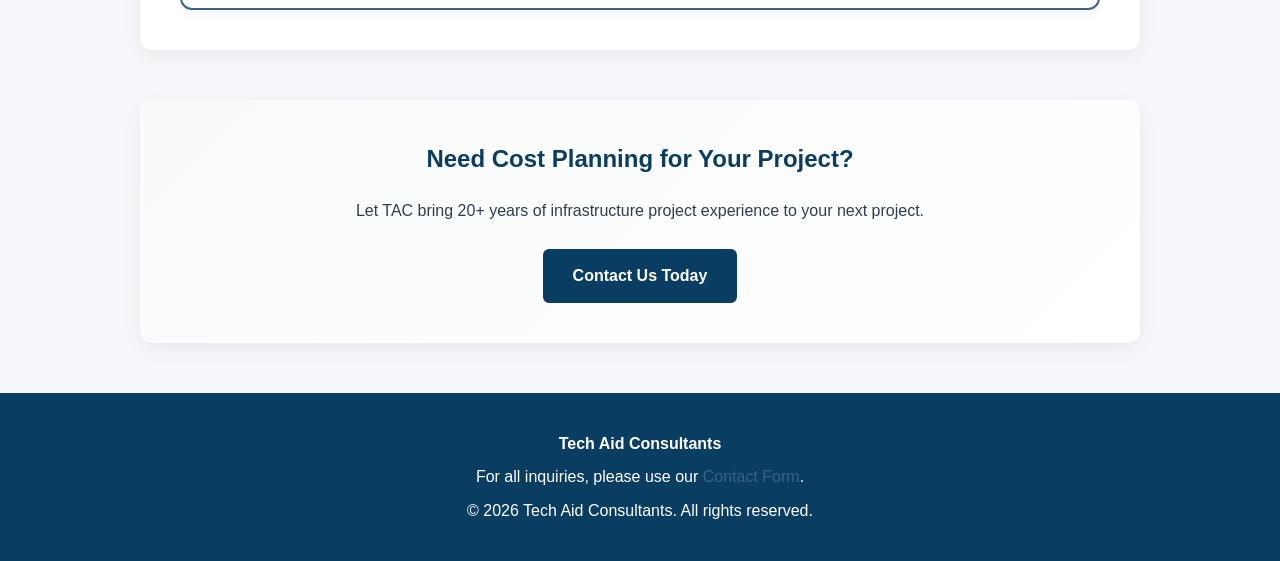
<file: projects.html>
<!DOCTYPE html>
<html lang="en">
<head>
  <meta charset="UTF-8">
  <meta name="viewport" content="width=device-width, initial-scale=1.0">
  <title>Infrastructure Projects – Sydney Metro, WestConnex, Airport Link | Tech Aid Consultants</title>
  <link rel="stylesheet" href="style.css">
  <link rel="icon" href="favicon.ico" sizes="any">
  <link rel="icon" type="image/png" href="favicon.png">
  <link rel="apple-touch-icon" href="apple-touch-icon.png">
  <meta name="description" content="Cost planning and project controls on major Australian infrastructure including Sydney Metro, WestConnex, Brisbane Airport Link and Suburban Rail Loop.">
  <link rel="canonical" href="https://www.techaidconsultant.com/projects.html">
  <meta property="og:type" content="website">
  <meta property="og:site_name" content="Tech Aid Consultants">
  <meta property="og:title" content="Infrastructure Projects – Sydney Metro, WestConnex, Airport Link | Tech Aid Consultants">
  <meta property="og:description" content="Cost planning and project controls on major Australian infrastructure including Sydney Metro, WestConnex, Brisbane Airport Link and Suburban Rail Loop.">
  <meta property="og:url" content="https://www.techaidconsultant.com/projects.html">
  <meta property="og:image" content="https://www.techaidconsultant.com/images/logo.jpg.png">
  <style>
    /* Project photo galleries under each state section */
    .page-header h1 { color: #fff; }
    .project-gallery {
      position: relative; height: 400px; margin: 10px 0 30px;
      border-radius: 8px; overflow: hidden; background: #0A3D62;
    }
    .project-gallery figure {
      position: absolute; inset: 0; margin: 0;
      opacity: 0; transition: opacity 1.2s ease-in-out;
    }
    .project-gallery figure.active { opacity: 1; }
    .project-gallery img {
      width: 100%; height: 100%; object-fit: cover; display: block;
      transform: scale(1); transition: transform 7s ease-out;
    }
    .project-gallery figure.active img { transform: scale(1.06); }
    .project-gallery figcaption {
      position: absolute; left: 0; right: 0; bottom: 0;
      padding: 40px 24px 18px; color: #fff; font-size: 16px; font-weight: 600;
      background: linear-gradient(to top, rgba(10,61,98,0.9), rgba(10,61,98,0));
    }
    .gallery-btn {
      position: absolute; top: 50%; transform: translateY(-50%); z-index: 2;
      width: 42px; height: 42px; min-width: 0; padding: 0; margin: 0;
      display: flex; align-items: center; justify-content: center;
      border: none; border-radius: 50%; cursor: pointer;
      background: rgba(255,255,255,0.85); color: #0A3D62; font-size: 26px; line-height: 1;
    }
    .gallery-btn:hover { background: #fff; transform: translateY(-50%); }
    .gallery-btn.prev { left: 14px; }
    .gallery-btn.next { right: 14px; }
    .gallery-dots { position: absolute; right: 20px; bottom: 20px; z-index: 2; display: flex; gap: 8px; }
    .gallery-dots button {
      width: 10px; height: 10px; min-width: 0; padding: 0; margin: 0; border: none; border-radius: 50%;
      background: rgba(255,255,255,0.5); cursor: pointer;
    }
    .gallery-dots button:hover { background: rgba(255,255,255,0.8); transform: none; }
    .gallery-dots button.active { background: #fff; }
    @media (max-width: 768px) {
      .project-gallery { height: 240px; }
      .project-gallery figcaption { font-size: 14px; padding: 30px 16px 14px; }
    }
    @media (prefers-reduced-motion: reduce) {
      .project-gallery figure, .project-gallery img { transition: none; }
      .project-gallery figure.active img { transform: none; }
    }
  </style>
</head>
<body>

<header class="tac-header">
  <nav class="tac-nav">
    <a href="index.html">Home</a>
    <a href="about.html">About</a>
    <a href="services.html">Services</a>
    <a href="projects.html">Projects</a>
    <a href="contact.html">Contact</a>
  </nav>
</header>

<div class="page-header">
  <h1>Our Projects</h1>
  <p>Major infrastructure projects delivered across Australia</p>
</div>

<div class="tac-container">
  <p>TAC has successfully delivered Design Growth/Cost Planning services on major infrastructure projects across Australia. Our experience spans the full spectrum of civil infrastructure including motorways, rail transit, and aviation projects.</p>

  <h2 class="projects-region">New South Wales Projects</h2>
  <div class="project-gallery">
    <figure>
      <img src="images/Sydney Metro TSE Works Pic1.jpeg" alt="Sydney Metro City &amp; Southwest – TSE Works" loading="lazy">
      <figcaption>Sydney Metro City &amp; Southwest – TSE Works</figcaption>
    </figure>
    <figure>
      <img src="images/Rozelle Interchange pic 1.png" alt="WestConnex Rozelle Interchange" loading="lazy">
      <figcaption>WestConnex Rozelle Interchange</figcaption>
    </figure>
    <figure>
      <img src="images/Sydney Metro TSE Works Pic4.jpeg" alt="Sydney Metro City &amp; Southwest – TSE Works" loading="lazy">
      <figcaption>Sydney Metro City &amp; Southwest – TSE Works</figcaption>
    </figure>
    <figure>
      <img src="images/Sydney Metro Westren Syd ic 1.jpeg" alt="Western Sydney Airport – SBT Works" loading="lazy">
      <figcaption>Western Sydney Airport – SBT Works</figcaption>
    </figure>
  </div>
  <div class="projects-grid">
    <div class="project-card">
      <h3>Sydney Metro City & Southwest</h3>
      <p><strong>Client:</strong> John Holland CPB Ghella JV</p>
      <p><strong>Scope:</strong> TSE Works including tunnel, stations, and excavation works</p>
      <p><strong>TAC Services:</strong> Cost planning and quantity surveying throughout design development stages</p>
    </div>
    <div class="project-card">
      <h3>WestConnex M4 East</h3>
      <p><strong>Client:</strong> CPB Samsung John Holland JV</p>
      <p><strong>TAC Services:</strong> Comprehensive cost planning and tender validation</p>
    </div>
    <div class="project-card">
      <h3>WestConnex Rozelle Interchange</h3>
      <p><strong>Client:</strong> John Holland CPB JV</p>
      <p><strong>TAC Services:</strong> Quantity surveying and cost planning services</p>
    </div>
    <div class="project-card">
      <h3>M5 Motorway Westbound Upgrade</h3>
      <p><strong>Client:</strong> Seymour Whyte Construction</p>
      <p><strong>TAC Services:</strong> Quantity surveying and staged cost planning</p>
    </div>
    <div class="project-card">
      <h3>Sydney Gateway Project</h3>
      <p><strong>Client:</strong> John Holland Seymour Whyte JV</p>
      <p><strong>TAC Services:</strong> Cost planning and project management support</p>
    </div>
    <div class="project-card">
      <h3>Western Sydney Airport Project SBT Works</h3>
      <p><strong>Client:</strong> CPB Ghella JV</p>
      <p><strong>TAC Services:</strong> Cost planning and project management support</p>
    </div>
  </div>

  <h2 class="projects-region">Queensland Projects</h2>
  <div class="project-gallery">
    <figure>
      <img src="images/airport-link-brisbane pic 2.jpg" alt="Airport Link, Brisbane" loading="lazy">
      <figcaption>Airport Link, Brisbane</figcaption>
    </figure>
    <figure>
      <img src="images/airport-link-brisbane pic 3.jpg" alt="Airport Link, Brisbane" loading="lazy">
      <figcaption>Airport Link, Brisbane</figcaption>
    </figure>
  </div>
  <div class="projects-grid">
    <div class="project-card">
      <h3>Brisbane Airport Link</h3>
      <p><strong>Client:</strong> Thiess John Holland JV</p>
      <p><strong>Scope:</strong> 6.7 km multi-lane toll road with 5.1 km twin tunnels</p>
      <p><strong>TAC Services:</strong> Major cost planning services through tender validation and design development gates</p>
    </div>
    <div class="project-card">
      <h3>Northern Busway Project</h3>
      <p><strong>Client:</strong> Thiess John Holland JV</p>
      <p><strong>Scope:</strong> Busway from Windsor to Kedron</p>
      <p><strong>TAC Services:</strong> Cost planning and quantity surveying</p>
    </div>
    <div class="project-card">
      <h3>Airport Roundabout Upgrade</h3>
      <p><strong>Client:</strong> Thiess John Holland JV</p>
      <p><strong>Scope:</strong> 750-meter flyover improving airport access</p>
      <p><strong>TAC Services:</strong> Cost planning and quantity surveying</p>
    </div>
  </div>

  <h2 class="projects-region">Victoria Projects</h2>
  <div class="project-gallery">
    <figure>
      <img src="images/SRL-station-at-Clayton Pic 1.jpg" alt="Suburban Rail Loop – Clayton Station" loading="lazy">
      <figcaption>Suburban Rail Loop – Clayton Station</figcaption>
    </figure>
    <figure>
      <img src="images/srl pic2.avif" alt="Suburban Rail Loop" loading="lazy">
      <figcaption>Suburban Rail Loop</figcaption>
    </figure>
  </div>
  <div class="projects-grid">
    <div class="project-card">
      <h3>Suburban Rail Loop - Western Package C</h3>
      <p><strong>Client:</strong> CPB Acciona Ghella JV</p>
      <p><strong>Scope:</strong> Major rail infrastructure project in Victoria</p>
      <p><strong>TAC Services:</strong> Cost planning, tender validation, and compliance reporting</p>
    </div>
  </div>
</div>

<section class="tac-container cta-section">
  <h2>Need Cost Planning for Your Project?</h2>
  <p>Let TAC bring 20+ years of infrastructure project experience to your next project.</p>
  <a href="contact.html" class="btn">Contact Us Today</a>
</section>

<footer>
  <div>
    <p><strong>Tech Aid Consultants</strong></p>
    <p>For all inquiries, please use our <a href="contact.html">Contact Form</a>.</p>
    <p>© 2026 Tech Aid Consultants. All rights reserved.</p>
  </div>
</footer>

<script>
  // Rotating photo galleries: add more photos by copying a <figure> block
  document.querySelectorAll('.project-gallery').forEach(function (gallery) {
    var slides = gallery.querySelectorAll('figure');
    if (!slides.length) return;
    var i = 0, timer = null;
    var reduce = window.matchMedia('(prefers-reduced-motion: reduce)').matches;
    var dots = [];

    function show(n) {
      slides[i].classList.remove('active');
      if (dots[i]) dots[i].classList.remove('active');
      i = (n + slides.length) % slides.length;
      slides[i].classList.add('active');
      if (dots[i]) dots[i].classList.add('active');
    }

    if (slides.length > 1) {
      var prev = document.createElement('button');
      prev.className = 'gallery-btn prev'; prev.innerHTML = '&#8249;'; prev.setAttribute('aria-label', 'Previous photo');
      var next = document.createElement('button');
      next.className = 'gallery-btn next'; next.innerHTML = '&#8250;'; next.setAttribute('aria-label', 'Next photo');
      var dotWrap = document.createElement('div');
      dotWrap.className = 'gallery-dots';
      slides.forEach(function (_, n) {
        var d = document.createElement('button');
        d.setAttribute('aria-label', 'Photo ' + (n + 1));
        d.addEventListener('click', function () { show(n); restart(); });
        dotWrap.appendChild(d); dots.push(d);
      });
      prev.addEventListener('click', function () { show(i - 1); restart(); });
      next.addEventListener('click', function () { show(i + 1); restart(); });
      gallery.appendChild(prev); gallery.appendChild(next); gallery.appendChild(dotWrap);
      gallery.addEventListener('mouseenter', function () { clearInterval(timer); });
      gallery.addEventListener('mouseleave', restart);
    }

    function restart() {
      clearInterval(timer);
      if (!reduce && slides.length > 1) timer = setInterval(function () { show(i + 1); }, 5000);
    }

    slides[0].classList.add('active');
    if (dots[0]) dots[0].classList.add('active');
    restart();
  });
</script>

</body>
</html>
</file>
<file: style.css>
:root {
  --tac-primary: #0A3D62;      /* Deep Professional Blue */
  --tac-accent: #3C6382;       /* Soft Tech Blue */
  --tac-light: #F5F7FA;        /* Clean Light Background */
  --tac-text: #2C3E50;         /* Dark Slate */
  --tac-border: #DFE6E9;       /* Light Grey */
}

* {
  box-sizing: border-box;
}

body {
  font-family: 'Segoe UI', 'Inter', sans-serif;
  margin: 0;
  background: var(--tac-light);
  color: var(--tac-text);
  line-height: 1.6;
}

/* Header & Navigation */
.tac-header {
  background: #fff;
  padding: 15px 40px;
  display: flex;
  justify-content: flex-end;
  align-items: center;
  border-bottom: 2px solid var(--tac-primary);
  box-shadow: 0 2px 8px rgba(0,0,0,0.05);
  position: sticky;
  top: 0;
  z-index: 100;
}

.tac-nav {
  display: flex;
  gap: 0;
}

.tac-nav a {
  padding: 10px 20px;
  text-decoration: none;
  color: var(--tac-primary);
  font-weight: 600;
  transition: 0.2s;
  border-bottom: 3px solid transparent;
}

.tac-nav a:hover {
  color: var(--tac-accent);
  border-bottom-color: var(--tac-accent);
}

/* Hero Section */
.hero {
  background: linear-gradient(135deg, #0A3D62 0%, #3C6382 100%);
  color: #fff;
  padding: 80px 40px;
  position: relative;
  min-height: 600px;
}

.hero-content {
  max-width: 1200px;
  margin: 0 auto;
  display: flex;
  gap: 60px;
  align-items: flex-start;
}

.hero-logo-section {
  display: flex;
  align-items: center;
  gap: 40px;
  flex: 1;
  padding-bottom: 40px;
  border-bottom: 2px solid rgba(255,255,255,0.2);
}

.hero-logo {
  height: 150px;
  width: auto;
  flex-shrink: 0;
}

.hero-text {
  flex: 1;
}

.hero-text h1 {
  color: #fff;
  font-size: 38px;
  margin: 0 0 15px 0;
  font-weight: 700;
}

.hero-tagline {
  color: #E8F0F7;
  font-size: 16px;
  line-height: 1.6;
  margin: 0;
}

.hero-main {
  flex: 1;
  padding-top: 20px;
}

.hero-main h2 {
  color: #fff;
  font-size: 42px;
  margin: 0 0 20px 0;
}

.hero-main p {
  color: #E8F0F7;
  font-size: 16px;
  line-height: 1.6;
  margin-bottom: 15px;
}

.hero-list {
  color: #E8F0F7;
  margin: 15px 0;
  padding-left: 20px;
}

.hero-list li {
  margin-bottom: 10px;
}

.hero-buttons {
  display: flex;
  gap: 15px;
  margin-top: 30px;
  flex-wrap: wrap;
}

/* Page Header */
.page-header {
  background: linear-gradient(135deg, #0A3D62 0%, #3C6382 100%);
  color: #fff;
  padding: 60px 40px;
  text-align: center;
}

.page-header h1 {
  margin: 0 0 10px 0;
  font-size: 42px;
}

.page-header p {
  margin: 0;
  font-size: 18px;
  color: #E8F0F7;
}

/* Container */
.tac-container {
  max-width: 1000px;
  margin: 50px auto;
  background: #fff;
  padding: 40px;
  border-radius: 12px;
  box-shadow: 0 6px 20px rgba(0,0,0,0.06);
}

h1, h2 {
  color: var(--tac-primary);
}

h3 {
  color: var(--tac-primary);
}

/* Features Grid */
.features-grid {
  display: grid;
  grid-template-columns: repeat(auto-fit, minmax(250px, 1fr));
  gap: 25px;
  margin-top: 30px;
}

.feature-card {
  background: #f9fafb;
  border-left: 4px solid var(--tac-accent);
  padding: 20px;
  border-radius: 8px;
}

.feature-card h3 {
  margin-top: 0;
  margin-bottom: 10px;
}

.feature-card p {
  margin: 0;
  font-size: 15px;
  color: var(--tac-text);
}

/* Services Preview */
.services-preview {
  background: linear-gradient(135deg, #f9fafb 0%, #fff 100%);
}

.services-grid {
  display: grid;
  grid-template-columns: repeat(auto-fit, minmax(280px, 1fr));
  gap: 25px;
  margin-top: 30px;
}

.service-item {
  background: #fff;
  padding: 20px;
  border-radius: 8px;
  border-top: 3px solid var(--tac-primary);
  box-shadow: 0 2px 8px rgba(0,0,0,0.05);
}

.service-item h3 {
  margin: 0 0 10px 0;
}

.service-item p {
  margin: 0;
  font-size: 14px;
}

/* Projects Grid */
.projects-grid {
  display: grid;
  grid-template-columns: repeat(auto-fit, minmax(300px, 1fr));
  gap: 25px;
  margin-top: 30px;
}

.project-card {
  background: #fff;
  border: 2px solid var(--tac-accent);
  border-radius: 12px;
  padding: 20px;
  box-shadow: 0 4px 12px rgba(0,0,0,0.05);
  transition: 0.3s ease;
}

.project-card:hover {
  border-color: var(--tac-primary);
  box-shadow: 0 8px 24px rgba(10, 61, 98, 0.15);
  transform: translateY(-2px);
}

.project-card h3 {
  margin: 0 0 10px 0;
  font-size: 18px;
}

.project-card p {
  margin: 8px 0;
  font-size: 14px;
}

.projects-region {
  margin-top: 40px;
  margin-bottom: 20px;
  padding-bottom: 10px;
  border-bottom: 2px solid var(--tac-border);
}

/* Service Sections */
.service-section {
  margin: 40px 0;
  padding-bottom: 30px;
  border-bottom: 1px solid var(--tac-border);
}

.service-section h2 {
  margin-top: 0;
  color: var(--tac-primary);
}

.service-section p {
  margin: 10px 0;
}

.service-section ul, .services-list {
  margin: 15px 0;
  padding-left: 25px;
}

.service-section li, .services-list li {
  margin-bottom: 10px;
  line-height: 1.6;
}

/* About Section */
.about-section {
  margin-bottom: 40px;
  padding-bottom: 30px;
  border-bottom: 1px solid var(--tac-border);
}

.about-section:last-child {
  border-bottom: none;
}

.offices-grid {
  display: grid;
  grid-template-columns: repeat(auto-fit, minmax(300px, 1fr));
  gap: 25px;
  margin-top: 20px;
}

.office-card {
  background: #f9fafb;
  padding: 20px;
  border-radius: 8px;
  border-left: 4px solid var(--tac-primary);
}

.office-card h3 {
  margin-top: 0;
}

.office-card p {
  margin: 8px 0;
  font-size: 14px;
}

.office-card a {
  color: var(--tac-primary);
  text-decoration: none;
}

.office-card a:hover {
  text-decoration: underline;
}

/* Contact Layout */
.contact-layout {
  display: grid;
  grid-template-columns: 1fr 1fr;
  gap: 40px;
}

.contact-info {
  background: #f9fafb;
  padding: 30px;
  border-radius: 8px;
}

.contact-office {
  margin-bottom: 30px;
  padding-bottom: 20px;
  border-bottom: 1px solid var(--tac-border);
}

.contact-office:last-child {
  border-bottom: none;
  margin-bottom: 0;
  padding-bottom: 0;
}

.contact-office h3 {
  margin: 0 0 15px 0;
}

.contact-office p {
  margin: 8px 0;
  font-size: 14px;
}

.contact-form-section h2 {
  margin-top: 0;
}

/* Form Styling */
form {
  display: flex;
  flex-direction: column;
}

label {
  display: block;
  margin-bottom: 6px;
  font-weight: 600;
  color: var(--tac-primary);
  font-size: 14px;
}

input, textarea {
  width: 100%;
  padding: 12px;
  margin-bottom: 20px;
  border: 1px solid var(--tac-border);
  border-radius: 6px;
  font-size: 14px;
  font-family: inherit;
  transition: 0.2s;
}

input:focus, textarea:focus {
  border-color: var(--tac-accent);
  outline: none;
  box-shadow: 0 0 0 3px rgba(60, 99, 130, 0.15);
}

textarea {
  min-height: 120px;
  resize: vertical;
}

button {
  background: var(--tac-primary);
  color: #fff;
  padding: 12px 24px;
  border: none;
  border-radius: 6px;
  font-size: 16px;
  cursor: pointer;
  transition: 0.2s;
  width: 100%;
  font-weight: 600;
}

button:hover {
  background: var(--tac-accent);
  transform: translateY(-2px);
}

/* Buttons */
.btn {
  display: inline-block;
  padding: 12px 28px;
  background: #fff;
  color: var(--tac-primary);
  border-radius: 6px;
  text-decoration: none;
  font-weight: 600;
  transition: 0.2s;
  border: 2px solid #fff;
}

.btn:hover {
  background: var(--tac-accent);
  color: #fff;
  border-color: var(--tac-accent);
  transform: translateY(-2px);
}

.tac-container .btn {
  background: var(--tac-primary);
  color: #fff;
  border-color: var(--tac-primary);
}

.tac-container .btn:hover {
  background: var(--tac-accent);
  border-color: var(--tac-accent);
  color: #fff;
}

/* CTA Section */
.cta-section {
  text-align: center;
  background: linear-gradient(135deg, #f9fafb 0%, #fff 100%);
}

.cta-section h2 {
  margin-top: 0;
}

.cta-section p {
  font-size: 16px;
  margin-bottom: 25px;
}

/* Footer */
footer {
  background: var(--tac-primary);
  color: #fff;
  text-align: center;
  padding: 30px 20px;
  margin-top: 50px;
}

footer p {
  margin: 8px 0;
}

footer a {
  color: var(--tac-accent);
  text-decoration: none;
}

footer a:hover {
  text-decoration: underline;
}

/* Responsive Design */
@media (max-width: 768px) {
  .tac-header {
    padding: 15px 20px;
  }

  .tac-nav {
    flex-wrap: wrap;
  }

  .tac-nav a {
    padding: 8px 12px;
    font-size: 14px;
  }

  .hero-content {
    flex-direction: column;
    gap: 30px;
  }

  .hero-logo-section {
    flex-direction: column;
    text-align: center;
  }

  .hero-logo {
    height: 100px;
  }

  .hero-text h1 {
    font-size: 28px;
  }

  .hero-main h2 {
    font-size: 28px;
  }

  .page-header {
    padding: 40px 20px;
  }

  .page-header h1 {
    font-size: 28px;
  }

  .tac-container {
    margin: 30px 15px;
    padding: 25px;
  }

  .features-grid,
  .services-grid,
  .projects-grid {
    grid-template-columns: 1fr;
  }

  .hero-buttons {
    flex-direction: column;
  }

  .hero-buttons .btn {
    width: 100%;
  }

  .contact-layout {
    grid-template-columns: 1fr;
  }

  .hero {
    padding: 40px 20px;
    min-height: auto;
  }
}

@media (max-width: 480px) {
  .tac-nav {
    gap: 0;
  }

  .tac-nav a {
    padding: 8px 10px;
    font-size: 12px;
  }

  .hero-text h1,
  .hero-main h2,
  .page-header h1 {
    font-size: 24px;
  }

  .hero-main p,
  .hero-text p {
    font-size: 14px;
  }
}
</file>
